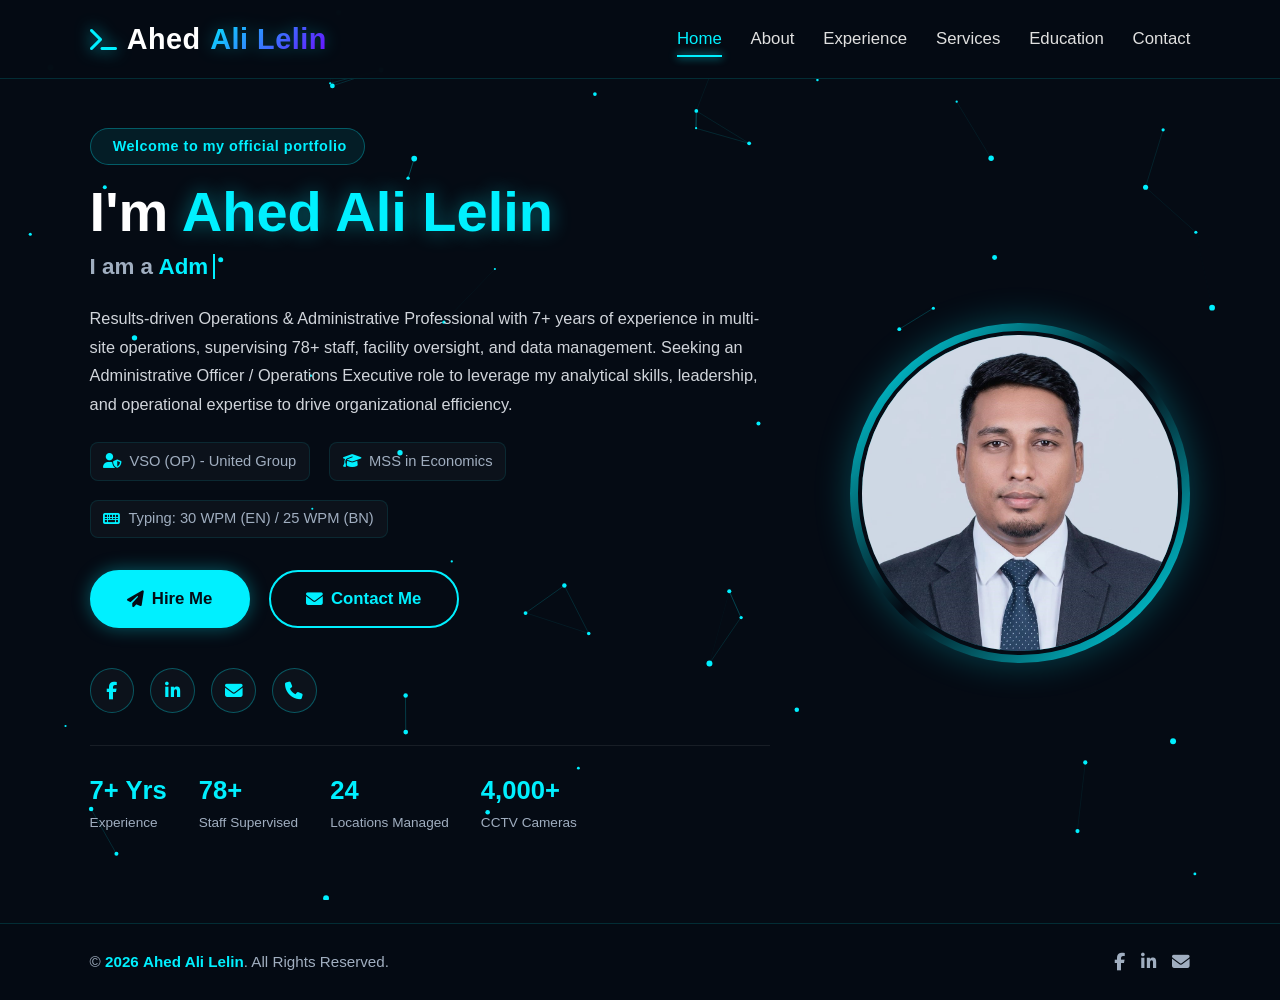
<file: index.html>
<!DOCTYPE html>
<html lang="bn">
<head>
    <meta charset="UTF-8">
    <meta name="viewport" content="width=device-width, initial-scale=1.0">
    <title>Ahad Ali Lelin - Portfolio</title>
    <link rel="stylesheet" href="https://cdnjs.cloudflare.com/ajax/libs/font-awesome/6.4.2/css/all.min.css">
    <style>
        * { margin: 0; padding: 0; box-sizing: border-box; font-family: 'Segoe UI', Tahoma, Geneva, Verdana, sans-serif; }
        body { background-color: #050b14; color: #fff; overflow-x: hidden; line-height: 1.6; display: flex; flex-direction: column; min-height: 100vh; }
        #bg-canvas { position: fixed; top: 0; left: 0; width: 100%; height: 100%; z-index: -1; background-color: #050b14; pointer-events: none; }
        
        .header { 
            position: fixed; 
            top: 0; 
            left: 0; 
            width: 100%; 
            padding: 1rem 7%; 
            background: rgba(5, 11, 20, 0.95); 
            backdrop-filter: blur(12px); 
            display: flex; 
            justify-content: space-between; 
            align-items: center; 
            z-index: 100; 
            border-bottom: 1px solid rgba(0, 240, 255, 0.15); 
        }

        .logo { 
            font-size: 1.8rem; 
            color: #ffffff; 
            text-decoration: none; 
            font-weight: 700; 
            letter-spacing: 0.5px; 
            white-space: nowrap; 
            display: inline-flex;
            align-items: center;
            gap: 0.6rem;
            transition: all 0.3s ease;
        }

        .logo-icon {
            font-size: 1.5rem;
            color: #00f0ff;
            filter: drop-shadow(0 0 8px rgba(0, 240, 255, 0.8));
            transition: transform 0.4s ease;
        }

        .logo-accent {
            background: linear-gradient(135deg, #00f0ff 0%, #7000ff 100%);
            -webkit-background-clip: text;
            -webkit-text-fill-color: transparent;
            filter: drop-shadow(0 0 8px rgba(0, 240, 255, 0.3));
        }

        .logo:hover .logo-icon { transform: rotate(15deg) scale(1.1); }
        
        .navbar { display: flex; align-items: center; gap: 1.8rem; }
        .navbar a { font-size: 1.05rem; color: #e0e0e0; text-decoration: none; font-weight: 500; transition: all 0.3s ease; position: relative; white-space: nowrap; }
        .navbar a::after { content: ''; position: absolute; bottom: -5px; left: 0; width: 0%; height: 2px; background: #00f0ff; transition: 0.3s ease; box-shadow: 0 0 8px #00f0ff; }
        .navbar a:hover::after, .navbar a.active::after { width: 100%; }
        .navbar a:hover, .navbar a.active { color: #00f0ff; }

        section { min-height: calc(100vh - 120px); padding: 8rem 7% 4rem; max-width: 1300px; margin: 0 auto; width: 100%; flex: 1; }
        
        .home { display: flex; align-items: center; justify-content: space-between; gap: 4rem; }
        .home-content { max-width: 680px; }
        .greeting-badge {
            display: inline-block;
            background: rgba(0, 240, 255, 0.08);
            border: 1px solid rgba(0, 240, 255, 0.3);
            color: #00f0ff;
            padding: 0.38rem 1.1rem;
            border-radius: 20px;
            font-size: 0.9rem;
            margin-bottom: 1rem;
            font-weight: 600;
            letter-spacing: 0.5px;
        }

        .home-content h1 { font-size: 3.5rem; font-weight: 800; margin-bottom: 0.4rem; color: #fff; line-height: 1.1; }
        .home-content h1 span { color: #00f0ff; text-shadow: 0 0 20px rgba(0, 240, 255, 0.4); }
        .typing-title { font-size: 1.4rem; font-weight: 600; color: #a0aec0; margin-bottom: 1.2rem; min-height: 2.2rem; }
        .typing-title span { color: #00f0ff; border-right: 2px solid #00f0ff; padding-right: 5px; animation: blink 0.75s infinite; }

        @keyframes blink { 0%, 100% { border-color: transparent; } 50% { border-color: #00f0ff; } }

        .home-content p { font-size: 1.02rem; margin-bottom: 1.5rem; color: #d1d5db; line-height: 1.75; }
        
        .cv-highlights {
            display: flex;
            flex-wrap: wrap;
            gap: 1.2rem;
            margin-bottom: 2rem;
            font-size: 0.92rem;
            color: #a0aec0;
        }
        .cv-item { display: flex; align-items: center; gap: 0.5rem; background: rgba(255,255,255,0.03); padding: 0.4rem 0.8rem; border-radius: 8px; border: 1px solid rgba(0,240,255,0.1); }
        .cv-item i { color: #00f0ff; }

        .btn-group { display: flex; gap: 1.2rem; align-items: center; margin-bottom: 2.5rem; flex-wrap: wrap; }
        .btn { display: inline-flex; align-items: center; gap: 0.5rem; padding: 0.85rem 2.2rem; background: #00f0ff; border-radius: 30px; box-shadow: 0 0 18px rgba(0, 240, 255, 0.35); font-size: 1.05rem; color: #050b14; text-decoration: none; font-weight: 700; transition: 0.3s ease; border: 2px solid #00f0ff; }
        .btn:hover { box-shadow: 0 0 28px #00f0ff; transform: translateY(-2px); }
        .btn-outline { background: transparent; color: #00f0ff; box-shadow: none; }
        .btn-outline:hover { background: rgba(0, 240, 255, 0.1); color: #00f0ff; box-shadow: 0 0 15px rgba(0, 240, 255, 0.2); }

        .social-media { display: flex; gap: 1rem; }
        .social-media a { display: inline-flex; justify-content: center; align-items: center; width: 2.8rem; height: 2.8rem; background: rgba(255, 255, 255, 0.03); border: 1px solid rgba(0, 240, 255, 0.3); border-radius: 50%; font-size: 1.1rem; color: #00f0ff; text-decoration: none; transition: 0.3s ease; }
        .social-media a:hover { background: #00f0ff; color: #050b14; box-shadow: 0 0 20px #00f0ff; transform: translateY(-3px); }
        
        .home-img { position: relative; display: flex; justify-content: center; align-items: center; }
        .img-box { position: relative; width: 340px; height: 340px; border-radius: 50%; padding: 8px; background: linear-gradient(135deg, #00f0ff, transparent, #00f0ff); box-shadow: 0 0 35px rgba(0, 240, 255, 0.25); }
        .img-box img { width: 100%; height: 100%; border-radius: 50%; object-fit: cover; border: 4px solid #050b14; }

        .hero-stats {
            display: flex;
            gap: 2rem;
            margin-top: 2rem;
            padding-top: 1.5rem;
            border-top: 1px solid rgba(255, 255, 255, 0.08);
        }
        .stat-item h3 { font-size: 1.6rem; color: #00f0ff; font-weight: 700; }
        .stat-item p { font-size: 0.85rem; color: #a0aec0; }

        .footer {
            background: rgba(5, 11, 20, 0.95);
            backdrop-filter: blur(12px);
            border-top: 1px solid rgba(0, 240, 255, 0.15);
            padding: 1.5rem 7%;
            text-align: center;
            margin-top: auto;
        }

        .footer-content {
            max-width: 1300px;
            margin: 0 auto;
            display: flex;
            justify-content: space-between;
            align-items: center;
            flex-wrap: wrap;
            gap: 1rem;
        }

        .footer-text { color: #a0aec0; font-size: 0.95rem; }
        .footer-text span { color: #00f0ff; font-weight: 600; }
        .footer-socials { display: flex; gap: 1rem; }
        .footer-socials a { color: #a0aec0; font-size: 1.1rem; transition: all 0.3s ease; }
        .footer-socials a:hover { color: #00f0ff; transform: translateY(-2px); }

        @media (max-width: 991px) { 
            .header { padding: 0.8rem 4%; } 
            section { padding: 6.5rem 4% 3rem; } 
            .home { flex-direction: column-reverse; text-align: center; gap: 3rem; } 
            .btn-group, .social-media, .hero-stats, .cv-highlights { justify-content: center; } 
            .img-box { width: 280px; height: 280px; }
        }

        @media (max-width: 768px) { 
            .header { flex-direction: column; gap: 0.6rem; padding: 0.8rem 3%; }
            .logo { font-size: 1.5rem; }
            .navbar { display: flex !important; width: 100%; overflow-x: auto; white-space: nowrap; justify-content: flex-start; padding-bottom: 0.4rem; gap: 1.2rem; }
            .navbar::-webkit-scrollbar { display: none; }
            .navbar a { font-size: 0.95rem; }
            section { padding-top: 8.5rem; }
            .home-content h1 { font-size: 2.2rem; } 
            .hero-stats { flex-wrap: wrap; gap: 1rem; }
            .footer-content { flex-direction: column; justify-content: center; text-align: center; }
        }
    </style>
</head>
<body>
    <canvas id="bg-canvas"></canvas>

    <header class="header">
        <a href="index.html" class="logo">
            <i class="fa-solid fa-terminal logo-icon"></i> Ahed<span class="logo-accent"> Ali Lelin</span>
        </a>
        
        <nav class="navbar" id="navbar">
            <a href="index.html" class="active">Home</a>
            <a href="about.html">About</a>
            <a href="experience.html">Experience</a>
            <a href="services.html">Services</a>
            <a href="education.html">Education</a>
            <a href="contact.html">Contact</a>
        </nav>
    </header>

    <section class="home">
        <div class="home-content">
            <div class="greeting-badge"><i class="fa-solid fa-sparkles"></i> Welcome to my official portfolio</div>
            <h1>I'm <span>Ahed Ali Lelin</span></h1>
            <div class="typing-title">I am a <span id="typed-text"></span></div>
            
            <p>Results-driven Operations & Administrative Professional with 7+ years of experience in multi-site operations, supervising 78+ staff, facility oversight, and data management. Seeking an Administrative Officer / Operations Executive role to leverage my analytical skills, leadership, and operational expertise to drive organizational efficiency.</p>

            <div class="cv-highlights">
                <div class="cv-item"><i class="fa-solid fa-user-shield"></i> VSO (OP) - United Group</div>
                <div class="cv-item"><i class="fa-solid fa-graduation-cap"></i> MSS in Economics</div>
                <div class="cv-item"><i class="fa-solid fa-keyboard"></i> Typing: 30 WPM (EN) / 25 WPM (BN)</div>
            </div>
            
            <div class="btn-group">
                <a href="contact.html" class="btn"><i class="fa-solid fa-paper-plane"></i> Hire Me</a>
                <a href="contact.html" class="btn btn-outline"><i class="fa-solid fa-envelope"></i> Contact Me</a>
            </div>

            <div class="social-media">
                <a href="https://www.facebook.com/ahedali.co" target="_blank" title="Facebook"><i class="fa-brands fa-facebook-f"></i></a>
                <a href="https://www.linkedin.com/in/ahed-ali-1a391a42a" target="_blank" title="LinkedIn"><i class="fa-brands fa-linkedin-in"></i></a>
                <a href="mailto:lalin1622214@gmail.com" title="Email"><i class="fa-solid fa-envelope"></i></a>
                <a href="tel:01620090273" title="Call"><i class="fa-solid fa-phone"></i></a>
            </div>

            <div class="hero-stats">
                <div class="stat-item">
                    <h3>7+ Yrs</h3>
                    <p>Experience</p>
                </div>
                <div class="stat-item">
                    <h3>78+</h3>
                    <p>Staff Supervised</p>
                </div>
                <div class="stat-item">
                    <h3>24</h3>
                    <p>Locations Managed</p>
                </div>
                <div class="stat-item">
                    <h3>4,000+</h3>
                    <p>CCTV Cameras</p>
                </div>
            </div>
        </div>

        <div class="home-img">
            <div class="img-box">
                <img src="profile.jpg" alt="Ahed Ali Lelin">
            </div>
        </div>
    </section>

    <footer class="footer">
        <div class="footer-content">
            <p class="footer-text">&copy; <span id="year"></span> <span>Ahed Ali Lelin</span>. All Rights Reserved.</p>
            <div class="footer-socials">
                <a href="https://www.facebook.com/ahedali.co" target="_blank"><i class="fa-brands fa-facebook-f"></i></a>
                <a href="https://www.linkedin.com/in/ahed-ali-1a391a42a" target="_blank"><i class="fa-brands fa-linkedin-in"></i></a>
                <a href="mailto:lalin1622214@gmail.com"><i class="fa-solid fa-envelope"></i></a>
            </div>
        </div>
    </footer>

    <script>
        document.getElementById('year').textContent = new Date().getFullYear();

        const textArray = [
            "Administrative Officer",
            "Operations Executive",
            "Surveillance Officer",
            "Operations & Admin Specialist",
            "Central Control Room Expert",
            "Data & Advanced Excel Analyst",
            "Modern Web Designer",
            "Graphic & Video Creator"
        ];
        let textIndex = 0;
        let charIndex = 0;
        const typedTextSpan = document.getElementById("typed-text");

        function type() {
            if (charIndex < textArray[textIndex].length) {
                typedTextSpan.textContent += textArray[textIndex].charAt(charIndex);
                charIndex++;
                setTimeout(type, 100);
            } else {
                setTimeout(erase, 2000);
            }
        }

        function erase() {
            if (charIndex > 0) {
                typedTextSpan.textContent = textArray[textIndex].substring(0, charIndex - 1);
                charIndex--;
                setTimeout(erase, 50);
            } else {
                textIndex = (textIndex + 1) % textArray.length;
                setTimeout(type, 500);
            }
        }

        document.addEventListener("DOMContentLoaded", () => {
            if (textArray.length) setTimeout(type, 1000);
        });

        // Background Particles Canvas
        const canvas = document.getElementById('bg-canvas');
        const ctx = canvas.getContext('2d');
        let particlesArray = [];
        const numberOfParticles = 60;

        function resizeCanvas() { 
            canvas.width = window.innerWidth; 
            canvas.height = window.innerHeight; 
        }
        resizeCanvas();

        window.addEventListener('resize', () => {
            resizeCanvas();
            init();
        });

        class Particle {
            constructor() {
                this.x = Math.random() * canvas.width;
                this.y = Math.random() * canvas.height;
                this.size = Math.random() * 2 + 1;
                this.speedX = (Math.random() - 0.5) * 0.5;
                this.speedY = (Math.random() - 0.5) * 0.5;
                this.color = '#00f0ff';
            }
            update() {
                this.x += this.speedX; 
                this.y += this.speedY;
                if (this.x > canvas.width) this.x = 0; 
                if (this.x < 0) this.x = canvas.width;
                if (this.y > canvas.height) this.y = 0; 
                if (this.y < 0) this.y = canvas.height;
            }
            draw() {
                ctx.beginPath(); 
                ctx.arc(this.x, this.y, this.size, 0, Math.PI * 2);
                ctx.fillStyle = this.color; 
                ctx.fill();
            }
        }

        function init() { 
            particlesArray = []; 
            for (let i = 0; i < numberOfParticles; i++) { 
                particlesArray.push(new Particle()); 
            } 
        }

        function animate() { 
            ctx.clearRect(0, 0, canvas.width, canvas.height); 
            for (let i = 0; i < particlesArray.length; i++) { 
                particlesArray[i].update(); 
                particlesArray[i].draw(); 

                for (let j = i; j < particlesArray.length; j++) {
                    const dx = particlesArray[i].x - particlesArray[j].x;
                    const dy = particlesArray[i].y - particlesArray[j].y;
                    const distance = Math.sqrt(dx * dx + dy * dy);
                    
                    if (distance < 100) {
                        ctx.beginPath();
                        ctx.strokeStyle = `rgba(0, 240, 255, ${0.8 - distance/100})`;
                        ctx.lineWidth = 0.5;
                        ctx.moveTo(particlesArray[i].x, particlesArray[i].y);
                        ctx.lineTo(particlesArray[j].x, particlesArray[j].y);
                        ctx.stroke();
                    }
                }
            } 
            requestAnimationFrame(animate); 
        }

        init(); 
        animate();
    </script>
</body>
</html>
</file>
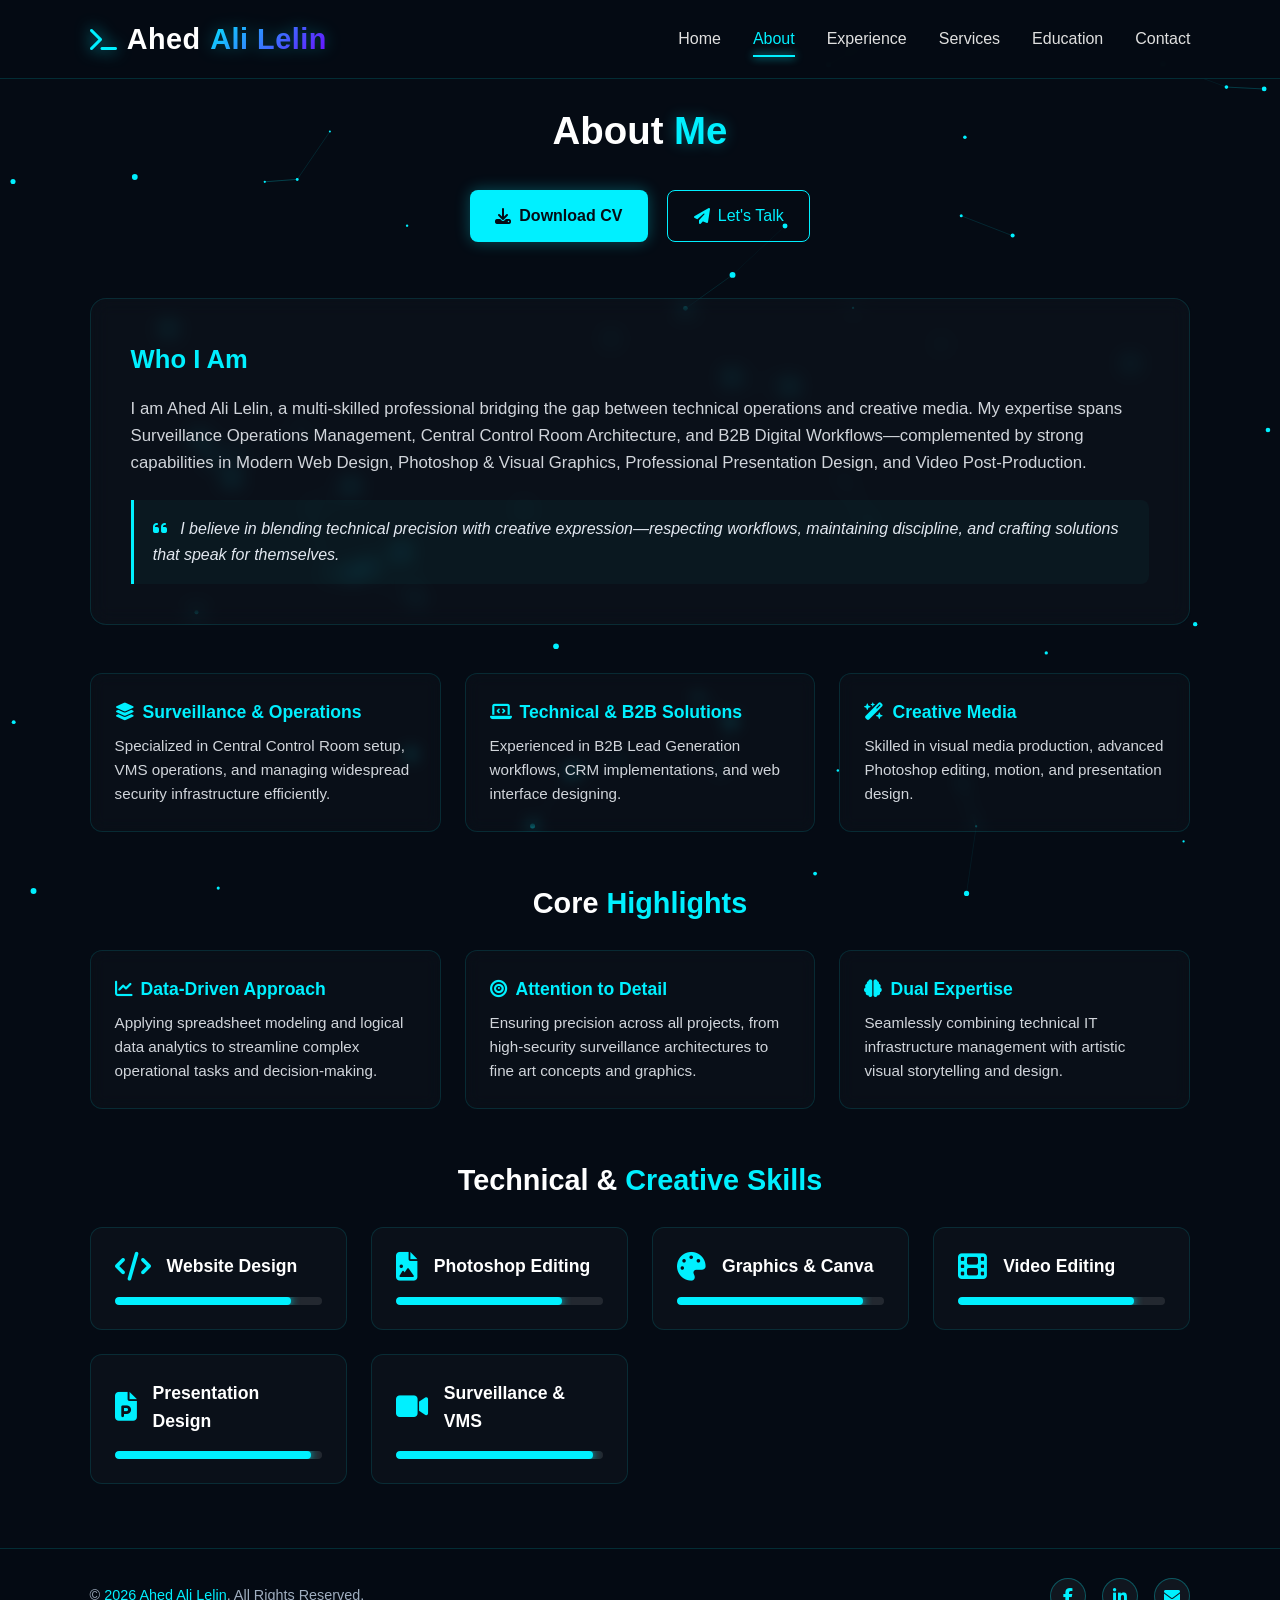
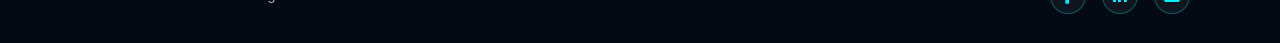
<file: about.html>
<!DOCTYPE html>
<html lang="bn">
<head>
    <meta charset="UTF-8">
    <meta name="viewport" content="width=device-width, initial-scale=1.0">
    <title>About - Ahed Ali Lelin</title>
    <!-- Font Awesome Icons -->
    <link rel="stylesheet" href="https://cdnjs.cloudflare.com/ajax/libs/font-awesome/6.4.2/css/all.min.css">
    <style>
        * { margin: 0; padding: 0; box-sizing: border-box; font-family: 'Segoe UI', Tahoma, Geneva, Verdana, sans-serif; }
        body { background-color: #050b14; color: #fff; overflow-x: hidden; line-height: 1.6; }
        #bg-canvas { position: fixed; top: 0; left: 0; width: 100%; height: 100%; z-index: -1; background-color: #050b14; pointer-events: none; }
        
        /* Fixed Header Nav */
        .header { position: fixed; top: 0; left: 0; width: 100%; padding: 1rem 7%; background: rgba(5, 11, 20, 0.95); backdrop-filter: blur(12px); display: flex; justify-content: space-between; align-items: center; z-index: 1000; border-bottom: 1px solid rgba(0, 240, 255, 0.15); }
        
        /* Logo Style */
        .logo {
            font-size: 1.8rem;
            color: #ffffff;
            text-decoration: none;
            font-weight: 700;
            letter-spacing: 0.5px;
            display: inline-flex;
            align-items: center;
            gap: 0.6rem;
            transition: all 0.3s ease;
        }

        .logo-icon {
            font-size: 1.5rem;
            color: #00f0ff;
            filter: drop-shadow(0 0 8px rgba(0, 240, 255, 0.8));
            transition: transform 0.4s ease, color 0.4s ease;
        }

        .logo-accent {
            background: linear-gradient(135deg, #00f0ff 0%, #7000ff 100%);
            -webkit-background-clip: text;
            -webkit-text-fill-color: transparent;
            filter: drop-shadow(0 0 8px rgba(0, 240, 255, 0.3));
        }

        .logo:hover .logo-icon {
            transform: rotate(15deg) scale(1.1);
        }

        .navbar { display: flex; align-items: center; gap: 2rem; }
        .navbar a { font-size: 1rem; color: #e0e0e0; text-decoration: none; font-weight: 500; transition: all 0.3s ease; position: relative; }
        .navbar a::after { content: ''; position: absolute; bottom: -5px; left: 0; width: 0%; height: 2px; background: #00f0ff; transition: 0.3s ease; box-shadow: 0 0 8px #00f0ff; }
        .navbar a:hover::after, .navbar a.active::after { width: 100%; }
        .navbar a:hover, .navbar a.active { color: #00f0ff; }
        
        #menu-icon {
            font-size: 1.8rem;
            color: #00f0ff;
            cursor: pointer;
            display: none;
            transition: transform 0.3s ease;
        }
        
        /* Main Section Area */
        .main-content { 
            padding-top: 100px; 
            padding-bottom: 4rem; 
            padding-left: 7%; 
            padding-right: 7%; 
            max-width: 1300px; 
            margin: 0 auto; 
            position: relative;
            z-index: 1;
        }
        .heading { font-size: 2.4rem; text-align: center; margin-bottom: 1.8rem; font-weight: 700; }
        .heading span { color: #00f0ff; text-shadow: 0 0 15px rgba(0, 240, 255, 0.3); }

        /* CTA Buttons Style */
        .cta-buttons { display: flex; gap: 1.2rem; justify-content: center; margin-bottom: 3.5rem; }
        .btn-cv { background: #00f0ff; color: #050b14; padding: 0.75rem 1.6rem; border-radius: 8px; font-weight: 600; text-decoration: none; box-shadow: 0 0 15px rgba(0, 240, 255, 0.3); transition: all 0.3s ease; display: inline-flex; align-items: center; gap: 0.5rem; }
        .btn-cv:hover { transform: translateY(-3px); box-shadow: 0 0 25px rgba(0, 240, 255, 0.6); }
        .btn-talk { border: 1px solid #00f0ff; color: #00f0ff; padding: 0.75rem 1.6rem; border-radius: 8px; font-weight: 500; text-decoration: none; transition: all 0.3s ease; display: inline-flex; align-items: center; gap: 0.5rem; }
        .btn-talk:hover { background: rgba(0, 240, 255, 0.1); transform: translateY(-3px); box-shadow: 0 0 15px rgba(0, 240, 255, 0.2); }

        .about-content {
            background: rgba(255, 255, 255, 0.025);
            backdrop-filter: blur(10px);
            border: 1px solid rgba(0, 240, 255, 0.12);
            border-radius: 16px;
            padding: 2.5rem;
            margin-bottom: 3rem;
        }

        .about-content h3 { font-size: 1.6rem; color: #00f0ff; margin-bottom: 1rem; }
        .about-content p { color: #d1d5db; font-size: 1.05rem; margin-bottom: 1rem; }

        .philosophy-quote {
            margin-top: 1.5rem;
            padding: 1rem 1.2rem;
            border-left: 3px solid #00f0ff;
            background: rgba(0, 240, 255, 0.03);
            border-radius: 0 8px 8px 0;
            font-style: italic;
            color: #e2e8f0;
        }

        .info-grid {
            display: grid;
            grid-template-columns: repeat(auto-fit, minmax(280px, 1fr));
            gap: 1.5rem;
            margin-bottom: 3rem;
        }

        .info-box {
            background: rgba(255, 255, 255, 0.02);
            border: 1px solid rgba(0, 240, 255, 0.12);
            padding: 1.5rem;
            border-radius: 12px;
            backdrop-filter: blur(8px);
            transition: all 0.3s ease;
        }

        .info-box:hover {
            border-color: rgba(0, 240, 255, 0.4);
            transform: translateY(-3px);
        }

        .info-box h4 {
            color: #00f0ff;
            font-size: 1.1rem;
            margin-bottom: 0.5rem;
            display: flex;
            align-items: center;
            gap: 0.5rem;
        }

        .info-box p {
            color: #d1d5db;
            font-size: 0.95rem;
        }

        .skills-heading { font-size: 1.8rem; margin: 3rem 0 1.5rem; text-align: center; color: #fff; }
        .skills-heading span { color: #00f0ff; }

        .skills-grid {
            display: grid;
            grid-template-columns: repeat(auto-fit, minmax(250px, 1fr));
            gap: 1.5rem;
        }

        .skill-card {
            background: rgba(255, 255, 255, 0.025);
            border: 1px solid rgba(0, 240, 255, 0.12);
            padding: 1.5rem;
            border-radius: 12px;
            transition: all 0.4s ease;
        }

        .skill-card:hover {
            border-color: #00f0ff;
            transform: translateY(-5px);
            box-shadow: 0 10px 25px rgba(0, 240, 255, 0.15);
            background: rgba(0, 240, 255, 0.03);
        }

        .skill-card-header {
            display: flex;
            align-items: center;
            gap: 1rem;
            margin-bottom: 1rem;
        }

        .skill-card-header i {
            font-size: 1.8rem;
            color: #00f0ff;
        }

        .skill-card-header h4 {
            font-size: 1.1rem;
            color: #fff;
        }

        .progress-bar {
            width: 100%;
            height: 8px;
            background: rgba(255, 255, 255, 0.1);
            border-radius: 10px;
            overflow: hidden;
        }

        .progress {
            height: 100%;
            background: #00f0ff;
            box-shadow: 0 0 10px #00f0ff;
            border-radius: 10px;
        }

        .footer { 
            background: rgba(5, 11, 20, 0.95); 
            border-top: 1px solid rgba(0, 240, 255, 0.15); 
            padding: 1.8rem 7%; 
            position: relative;
            z-index: 1;
        }
        
        .footer-content { 
            display: flex; 
            justify-content: space-between; 
            align-items: center; 
            max-width: 1300px; 
            margin: 0 auto; 
            flex-wrap: wrap; 
            gap: 1rem; 
        }
        
        .footer-text { color: #a0aec0; font-size: 0.9rem; }
        .footer-text span { color: #00f0ff; }
        
        .footer-socials { display: flex; gap: 1rem; }
        .footer-socials a { 
            display: inline-flex; 
            justify-content: center; 
            align-items: center; 
            width: 36px; 
            height: 36px; 
            background: rgba(255, 255, 255, 0.05); 
            border: 1px solid rgba(0, 240, 255, 0.3); 
            border-radius: 50%; 
            color: #00f0ff; 
            font-size: 1rem; 
            text-decoration: none; 
            transition: all 0.3s ease; 
        }
        
        .footer-socials a:hover { 
            background: #00f0ff; 
            color: #050b14; 
            box-shadow: 0 0 10px #00f0ff; 
        }

        @media (max-width: 991px) { 
            .header { padding: 1rem 4%; } 
            .main-content { padding-left: 5%; padding-right: 5%; }
            .footer { padding: 1.8rem 4%; }
        }
        @media (max-width: 768px) { 
            #menu-icon { display: block; }
            .navbar { 
                position: absolute;
                top: 100%;
                left: 0;
                width: 100%;
                padding: 1.5rem 4%;
                background: rgba(5, 11, 20, 0.95);
                backdrop-filter: blur(15px);
                border-bottom: 1px solid rgba(0, 240, 255, 0.2);
                flex-direction: column;
                align-items: flex-start;
                gap: 1.5rem;
                display: none;
                box-shadow: 0 10px 20px rgba(0,0,0,0.5);
            } 
            .navbar.active { display: flex; }
            .main-content { padding-top: 90px; }
            .footer-content { flex-direction: column; text-align: center; } 
        }
    </style>
</head>
<body>
    <canvas id="bg-canvas"></canvas>

    <!-- Navigation Header -->
    <header class="header">
        <a href="index.html" class="logo">
            <i class="fa-solid fa-terminal logo-icon"></i> Ahed<span class="logo-accent"> Ali Lelin</span>
        </a>
        <i class="fa-solid fa-bars" id="menu-icon"></i>
        <nav class="navbar" id="navbar">
            <a href="index.html">Home</a>
            <a href="about.html" class="active">About</a>
            <a href="experience.html">Experience</a>
            <a href="services.html">Services</a>
            <a href="education.html">Education</a>
            <a href="contact.html">Contact</a>
        </nav>
    </header>

    <!-- Main Content -->
    <main class="main-content">
        <h2 class="heading">About <span>Me</span></h2>

        <!-- CTA Buttons -->
        <div class="cta-buttons">
            <a href="Ahed_Ali_Lelin_CV.pdf" download="Ahed_Ali_Lelin_CV.pdf" class="btn-cv"><i class="fa-solid fa-download"></i> Download CV</a>
            <a href="contact.html" class="btn-talk"><i class="fa-solid fa-paper-plane"></i> Let's Talk</a>
        </div>

        <!-- Who I Am & Philosophy -->
        <div class="about-content">
            <h3>Who I Am</h3>
            <p>I am Ahed Ali Lelin, a multi-skilled professional bridging the gap between technical operations and creative media. My expertise spans Surveillance Operations Management, Central Control Room Architecture, and B2B Digital Workflows—complemented by strong capabilities in Modern Web Design, Photoshop & Visual Graphics, Professional Presentation Design, and Video Post-Production.</p>
            
            <div class="philosophy-quote">
                <i class="fa-solid fa-quote-left" style="color: #00f0ff; margin-right: 0.5rem;"></i>
                I believe in blending technical precision with creative expression—respecting workflows, maintaining discipline, and crafting solutions that speak for themselves.
            </div>
        </div>

        <!-- Info Grid -->
        <div class="info-grid">
            <div class="info-box">
                <h4><i class="fa-solid fa-layer-group"></i> Surveillance & Operations</h4>
                <p>Specialized in Central Control Room setup, VMS operations, and managing widespread security infrastructure efficiently.</p>
            </div>
            <div class="info-box">
                <h4><i class="fa-solid fa-laptop-code"></i> Technical & B2B Solutions</h4>
                <p>Experienced in B2B Lead Generation workflows, CRM implementations, and web interface designing.</p>
            </div>
            <div class="info-box">
                <h4><i class="fa-solid fa-wand-magic-sparkles"></i> Creative Media</h4>
                <p>Skilled in visual media production, advanced Photoshop editing, motion, and presentation design.</p>
            </div>
        </div>

        <!-- Core Highlights -->
        <h3 class="skills-heading">Core <span>Highlights</span></h3>

        <div class="info-grid">
            <div class="info-box">
                <h4><i class="fa-solid fa-chart-line"></i> Data-Driven Approach</h4>
                <p>Applying spreadsheet modeling and logical data analytics to streamline complex operational tasks and decision-making.</p>
            </div>
            <div class="info-box">
                <h4><i class="fa-solid fa-bullseye"></i> Attention to Detail</h4>
                <p>Ensuring precision across all projects, from high-security surveillance architectures to fine art concepts and graphics.</p>
            </div>
            <div class="info-box">
                <h4><i class="fa-solid fa-brain"></i> Dual Expertise</h4>
                <p>Seamlessly combining technical IT infrastructure management with artistic visual storytelling and design.</p>
            </div>
        </div>

        <!-- Technical Skills -->
        <h3 class="skills-heading">Technical & <span>Creative Skills</span></h3>

        <div class="skills-grid">
            <div class="skill-card">
                <div class="skill-card-header">
                    <i class="fa-solid fa-code"></i>
                    <h4>Website Design</h4>
                </div>
                <div class="progress-bar"><div class="progress" style="width: 85%;"></div></div>
            </div>

            <div class="skill-card">
                <div class="skill-card-header">
                    <i class="fa-solid fa-file-image"></i>
                    <h4>Photoshop Editing</h4>
                </div>
                <div class="progress-bar"><div class="progress" style="width: 80%;"></div></div>
            </div>

            <div class="skill-card">
                <div class="skill-card-header">
                    <i class="fa-solid fa-palette"></i>
                    <h4>Graphics & Canva</h4>
                </div>
                <div class="progress-bar"><div class="progress" style="width: 90%;"></div></div>
            </div>

            <div class="skill-card">
                <div class="skill-card-header">
                    <i class="fa-solid fa-film"></i>
                    <h4>Video Editing</h4>
                </div>
                <div class="progress-bar"><div class="progress" style="width: 85%;"></div></div>
            </div>

            <div class="skill-card">
                <div class="skill-card-header">
                    <i class="fa-solid fa-file-powerpoint"></i>
                    <h4>Presentation Design</h4>
                </div>
                <div class="progress-bar"><div class="progress" style="width: 95%;"></div></div>
            </div>

            <div class="skill-card">
                <div class="skill-card-header">
                    <i class="fa-solid fa-video"></i>
                    <h4>Surveillance & VMS</h4>
                </div>
                <div class="progress-bar"><div class="progress" style="width: 95%;"></div></div>
            </div>
        </div>
    </main>

    <!-- Footer Section -->
    <footer class="footer">
        <div class="footer-content">
            <p class="footer-text">&copy; <span id="year"></span> <span>Ahed Ali Lelin</span>. All Rights Reserved.</p>
            <div class="footer-socials">
                <a href="https://www.facebook.com/ahedali.co" target="_blank" rel="noopener noreferrer" aria-label="Facebook"><i class="fa-brands fa-facebook-f"></i></a>
                <a href="https://www.linkedin.com/in/ahed-ali-1a391a42a" target="_blank" rel="noopener noreferrer" aria-label="LinkedIn"><i class="fa-brands fa-linkedin-in"></i></a>
                <a href="mailto:lalin1622214@gmail.com" aria-label="Email"><i class="fa-solid fa-envelope"></i></a>
            </div>
        </div>
    </footer>

    <!-- JavaScript Scripts -->
    <script>
        document.getElementById('year').textContent = new Date().getFullYear();

        /* Mobile Navigation Toggle */
        const menuIcon = document.getElementById('menu-icon');
        const navbar = document.getElementById('navbar');
        menuIcon.addEventListener('click', () => {
            navbar.classList.toggle('active');
            menuIcon.classList.toggle('fa-xmark');
        });

        /* Canvas Background Animation */
        const canvas = document.getElementById('bg-canvas');
        const ctx = canvas.getContext('2d');
        let particlesArray = [];
        const numberOfParticles = 60;

        function resizeCanvas() { canvas.width = window.innerWidth; canvas.height = window.innerHeight; }
        resizeCanvas();
        window.addEventListener('resize', () => { resizeCanvas(); init(); });

        class Particle {
            constructor() {
                this.x = Math.random() * canvas.width;
                this.y = Math.random() * canvas.height;
                this.size = Math.random() * 2 + 1;
                this.speedX = (Math.random() - 0.5) * 0.5;
                this.speedY = (Math.random() - 0.5) * 0.5;
                this.color = '#00f0ff';
            }
            update() {
                this.x += this.speedX; this.y += this.speedY;
                if (this.x > canvas.width) this.x = 0; if (this.x < 0) this.x = canvas.width;
                if (this.y > canvas.height) this.y = 0; if (this.y < 0) this.y = canvas.height;
            }
            draw() {
                ctx.beginPath(); ctx.arc(this.x, this.y, this.size, 0, Math.PI * 2);
                ctx.fillStyle = this.color; ctx.fill();
            }
        }

        function init() { 
            particlesArray = []; 
            for (let i = 0; i < numberOfParticles; i++) { particlesArray.push(new Particle()); } 
        }

        function animate() { 
            ctx.clearRect(0, 0, canvas.width, canvas.height); 
            for (let i = 0; i < particlesArray.length; i++) { 
                particlesArray[i].update(); 
                particlesArray[i].draw(); 
                for (let j = i; j < particlesArray.length; j++) {
                    const dx = particlesArray[i].x - particlesArray[j].x;
                    const dy = particlesArray[i].y - particlesArray[j].y;
                    const distance = Math.sqrt(dx * dx + dy * dy);
                    if (distance < 100) {
                        ctx.beginPath();
                        ctx.strokeStyle = `rgba(0, 240, 255, ${0.8 - distance/100})`;
                        ctx.lineWidth = 0.5;
                        ctx.moveTo(particlesArray[i].x, particlesArray[i].y);
                        ctx.lineTo(particlesArray[j].x, particlesArray[j].y);
                        ctx.stroke();
                    }
                }
            } 
            requestAnimationFrame(animate); 
        }
        init(); 
        animate();
    </script>
</body>
</html>
</file>
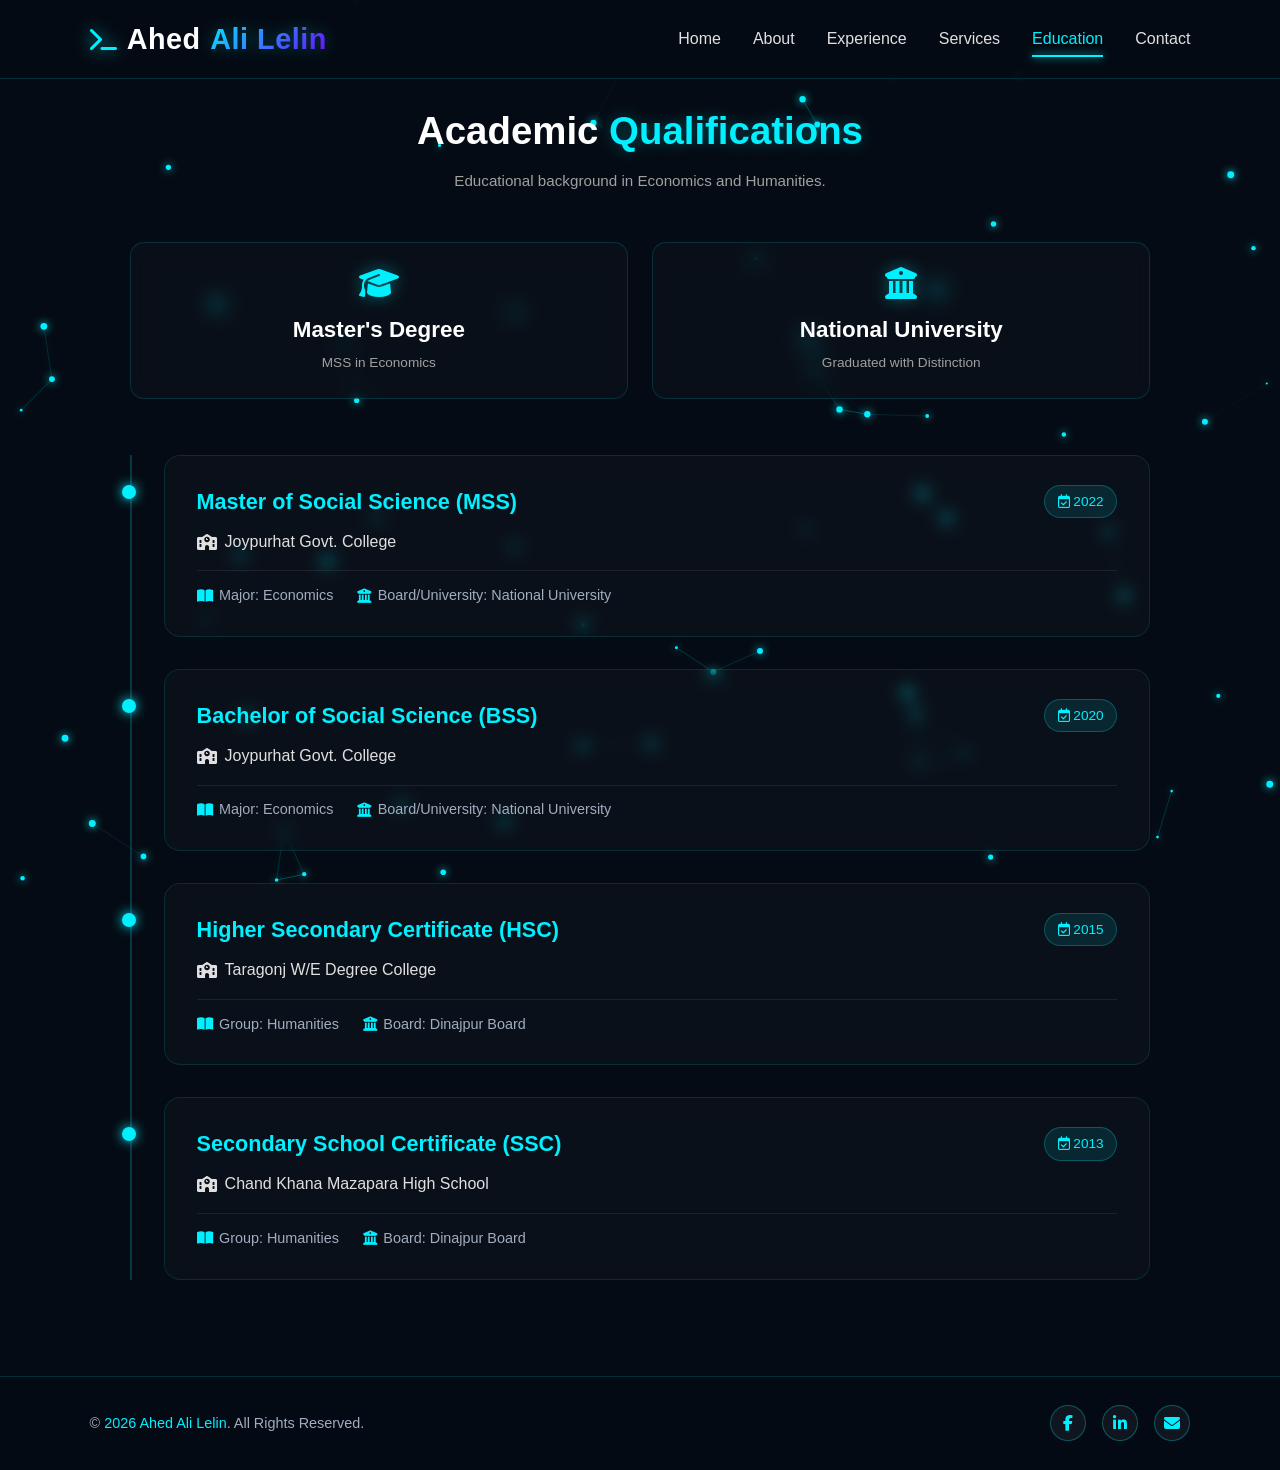
<file: education.html>
<!DOCTYPE html>
<html lang="bn">
<head>
    <meta charset="UTF-8">
    <meta name="viewport" content="width=device-width, initial-scale=1.0">
    <title>Education - Ahed Ali Lelin</title>
    <link rel="stylesheet" href="https://cdnjs.cloudflare.com/ajax/libs/font-awesome/6.4.2/css/all.min.css">
    <style>
        * { margin: 0; padding: 0; box-sizing: border-box; font-family: 'Segoe UI', Tahoma, Geneva, Verdana, sans-serif; }
        body { background-color: #050b14; color: #fff; overflow-x: hidden; line-height: 1.6; }
        #bg-canvas { position: fixed; top: 0; left: 0; width: 100%; height: 100%; z-index: -1; background-color: #050b14; pointer-events: none; }
        
        /* Fixed Header Nav */
        .header { position: fixed; top: 0; left: 0; width: 100%; padding: 1rem 7%; background: rgba(5, 11, 20, 0.95); backdrop-filter: blur(12px); display: flex; justify-content: space-between; align-items: center; z-index: 1000; border-bottom: 1px solid rgba(0, 240, 255, 0.15); }
        
        /* Dynamic Neon Logo Style */
        .logo {
            font-size: 1.8rem;
            color: #ffffff;
            text-decoration: none;
            font-weight: 700;
            letter-spacing: 0.5px;
            display: inline-flex;
            align-items: center;
            gap: 0.6rem;
            transition: all 0.3s ease;
        }

        .logo-icon {
            font-size: 1.5rem;
            color: #00f0ff;
            filter: drop-shadow(0 0 8px rgba(0, 240, 255, 0.8));
            transition: transform 0.4s ease, color 0.4s ease;
        }

        .logo-accent {
            background: linear-gradient(135deg, #00f0ff 0%, #7000ff 100%);
            -webkit-background-clip: text;
            -webkit-text-fill-color: transparent;
            filter: drop-shadow(0 0 8px rgba(0, 240, 255, 0.3));
        }

        .logo:hover .logo-icon {
            transform: rotate(15deg) scale(1.1);
        }

        .navbar { display: flex; align-items: center; gap: 2rem; }
        .navbar a { font-size: 1rem; color: #e0e0e0; text-decoration: none; font-weight: 500; transition: all 0.3s ease; position: relative; }
        .navbar a::after { content: ''; position: absolute; bottom: -5px; left: 0; width: 0%; height: 2px; background: #00f0ff; transition: 0.3s ease; box-shadow: 0 0 8px #00f0ff; }
        .navbar a:hover::after, .navbar a.active::after { width: 100%; }
        .navbar a:hover, .navbar a.active { color: #00f0ff; }
        
        /* Mobile Menu Icon */
        #menu-icon {
            font-size: 1.8rem;
            color: #00f0ff;
            cursor: pointer;
            display: none;
            transition: transform 0.3s ease;
        }
        
        /* Main Section Area */
        .main-content { 
            padding-top: 100px; 
            padding-bottom: 4rem; 
            padding-left: 7%; 
            padding-right: 7%; 
            max-width: 1200px; 
            margin: 0 auto; 
            position: relative;
            z-index: 1;
        }
        .heading { font-size: 2.4rem; text-align: center; margin-bottom: 0.5rem; font-weight: 700; }
        .heading span { color: #00f0ff; text-shadow: 0 0 15px rgba(0, 240, 255, 0.3); }
        .sub-heading { text-align: center; color: #a0a0a0; font-size: 0.95rem; margin-bottom: 3rem; }

        /* Stats Dashboard Bar */
        .edu-stats {
            display: grid;
            grid-template-columns: repeat(auto-fit, minmax(220px, 1fr));
            gap: 1.5rem;
            margin-bottom: 3.5rem;
        }
        .stat-card {
            background: rgba(255, 255, 255, 0.02);
            backdrop-filter: blur(10px);
            border: 1px solid rgba(0, 240, 255, 0.15);
            padding: 1.5rem;
            border-radius: 14px;
            text-align: center;
            transition: 0.3s ease;
        }
        .stat-card:hover { border-color: #00f0ff; transform: translateY(-3px); box-shadow: 0 5px 20px rgba(0, 240, 255, 0.1); }
        .stat-card i { font-size: 2rem; color: #00f0ff; margin-bottom: 0.8rem; filter: drop-shadow(0 0 8px rgba(0, 240, 255, 0.4)); }
        .stat-card h4 { font-size: 1.4rem; color: #fff; font-weight: 700; margin-bottom: 0.3rem; }
        .stat-card p { font-size: 0.85rem; color: #a0a0a0; }

        /* Modern Timeline Layout */
        .timeline {
            position: relative;
            padding-left: 2rem;
            border-left: 2px solid rgba(0, 240, 255, 0.2);
        }
        
        .edu-card {
            position: relative;
            background: rgba(255, 255, 255, 0.025);
            border-radius: 16px;
            padding: 1.8rem 2rem;
            margin-bottom: 2rem;
            border: 1px solid rgba(0, 240, 255, 0.12);
            backdrop-filter: blur(8px);
            transition: 0.3s ease;
        }
        
        /* Timeline Node Dot */
        .edu-card::before {
            content: '';
            position: absolute;
            left: -2.65rem;
            top: 1.8rem;
            width: 14px;
            height: 14px;
            border-radius: 50%;
            background: #00f0ff;
            box-shadow: 0 0 12px #00f0ff;
        }

        .edu-card:hover {
            border-color: rgba(0, 240, 255, 0.4);
            box-shadow: 0 8px 30px rgba(0, 240, 255, 0.08);
            transform: translateX(5px);
        }

        .card-header {
            display: flex;
            justify-content: space-between;
            align-items: flex-start;
            flex-wrap: wrap;
            gap: 0.5rem;
            margin-bottom: 0.6rem;
        }

        .edu-card h3 { font-size: 1.35rem; color: #00f0ff; }
        
        .badge-year {
            background: rgba(0, 240, 255, 0.1);
            color: #00f0ff;
            padding: 0.3rem 0.8rem;
            border-radius: 20px;
            font-size: 0.85rem;
            border: 1px solid rgba(0, 240, 255, 0.25);
            font-weight: 500;
        }

        .edu-card .institute { 
            font-size: 1rem; 
            color: #e0e0e0; 
            margin-bottom: 1rem; 
            font-weight: 500;
            display: flex;
            align-items: center;
            gap: 0.5rem;
        }

        .edu-card .details {
            display: flex;
            flex-wrap: wrap;
            gap: 1.5rem;
            padding-top: 0.8rem;
            border-top: 1px solid rgba(255, 255, 255, 0.08);
            color: #a0aec0;
            font-size: 0.9rem;
        }

        .edu-card .details span {
            display: flex;
            align-items: center;
            gap: 0.4rem;
        }

        .edu-card .details i { color: #00f0ff; }

        /* Footer Section */
        .footer { 
            background: rgba(5, 11, 20, 0.95); 
            border-top: 1px solid rgba(0, 240, 255, 0.15); 
            padding: 1.8rem 7%; 
            position: relative;
            z-index: 1;
        }
        
        .footer-content { 
            display: flex; 
            justify-content: space-between; 
            align-items: center; 
            max-width: 1200px; 
            margin: 0 auto; 
            flex-wrap: wrap; 
            gap: 1rem; 
        }
        
        .footer-text { color: #a0aec0; font-size: 0.9rem; }
        .footer-text span { color: #00f0ff; }
        
        .footer-socials { display: flex; gap: 1rem; }
        .footer-socials a { 
            display: inline-flex; 
            justify-content: center; 
            align-items: center; 
            width: 36px; 
            height: 36px; 
            background: rgba(255, 255, 255, 0.05); 
            border: 1px solid rgba(0, 240, 255, 0.3); 
            border-radius: 50%; 
            color: #00f0ff; 
            font-size: 1rem; 
            text-decoration: none; 
            transition: all 0.3s ease; 
        }
        
        .footer-socials a:hover { 
            background: #00f0ff; 
            color: #050b14; 
            box-shadow: 0 0 10px #00f0ff; 
        }

        /* Responsive Breakpoints */
        @media (max-width: 991px) { 
            .header { padding: 1rem 4%; } 
            .main-content { padding-left: 5%; padding-right: 5%; }
            .timeline { padding-left: 1.5rem; }
            .edu-card::before { left: -2.15rem; }
            .footer { padding: 1.8rem 4%; }
        }
        @media (max-width: 768px) { 
            #menu-icon { display: block; }

            .navbar { 
                position: absolute;
                top: 100%;
                left: 0;
                width: 100%;
                padding: 1.5rem 4%;
                background: rgba(5, 11, 20, 0.95);
                backdrop-filter: blur(15px);
                border-bottom: 1px solid rgba(0, 240, 255, 0.2);
                flex-direction: column;
                align-items: flex-start;
                gap: 1.5rem;
                display: none;
                box-shadow: 0 10px 20px rgba(0,0,0,0.5);
            } 

            .navbar.active { display: flex; }
            .card-header { flex-direction: column; }
            .main-content { padding-top: 90px; }
            .footer-content { flex-direction: column; text-align: center; } 
        }
    </style>
</head>
<body>
    <canvas id="bg-canvas"></canvas>

    <header class="header">
        <a href="index.html" class="logo">
            <i class="fa-solid fa-terminal logo-icon"></i> Ahed<span class="logo-accent"> Ali Lelin</span>
        </a>
        <i class="fa-solid fa-bars" id="menu-icon"></i>
        <nav class="navbar" id="navbar">
            <a href="index.html">Home</a>
            <a href="about.html">About</a>
            <a href="experience.html">Experience</a>
            <a href="services.html">Services</a>
            <a href="education.html" class="active">Education</a>
            <a href="contact.html">Contact</a>
        </nav>
    </header>

    <main class="main-content">
        <h2 class="heading">Academic <span>Qualifications</span></h2>
        <p class="sub-heading">Educational background in Economics and Humanities.</p>

        <div class="edu-stats">
            <div class="stat-card">
                <i class="fa-solid fa-graduation-cap"></i>
                <h4>Master's Degree</h4>
                <p>MSS in Economics</p>
            </div>
            <div class="stat-card">
                <i class="fa-solid fa-university"></i>
                <h4>National University</h4>
                <p>Graduated with Distinction</p>
            </div>
        </div>
        
        <div class="timeline">
            
            <div class="edu-card">
                <div class="card-header">
                    <h3>Master of Social Science (MSS)</h3>
                    <span class="badge-year"><i class="fa-regular fa-calendar-check"></i> 2022</span>
                </div>
                <div class="institute"><i class="fa-solid fa-school"></i> Joypurhat Govt. College</div>
                <div class="details">
                    <span><i class="fa-solid fa-book-open"></i> Major: Economics</span>
                    <span><i class="fa-solid fa-building-columns"></i> Board/University: National University</span>
                </div>
            </div>

            <div class="edu-card">
                <div class="card-header">
                    <h3>Bachelor of Social Science (BSS)</h3>
                    <span class="badge-year"><i class="fa-regular fa-calendar-check"></i> 2020</span>
                </div>
                <div class="institute"><i class="fa-solid fa-school"></i> Joypurhat Govt. College</div>
                <div class="details">
                    <span><i class="fa-solid fa-book-open"></i> Major: Economics</span>
                    <span><i class="fa-solid fa-building-columns"></i> Board/University: National University</span>
                </div>
            </div>

            <div class="edu-card">
                <div class="card-header">
                    <h3>Higher Secondary Certificate (HSC)</h3>
                    <span class="badge-year"><i class="fa-regular fa-calendar-check"></i> 2015</span>
                </div>
                <div class="institute"><i class="fa-solid fa-school"></i> Taragonj W/E Degree College</div>
                <div class="details">
                    <span><i class="fa-solid fa-book-open"></i> Group: Humanities</span>
                    <span><i class="fa-solid fa-building-columns"></i> Board: Dinajpur Board</span>
                </div>
            </div>

            <div class="edu-card">
                <div class="card-header">
                    <h3>Secondary School Certificate (SSC)</h3>
                    <span class="badge-year"><i class="fa-regular fa-calendar-check"></i> 2013</span>
                </div>
                <div class="institute"><i class="fa-solid fa-school"></i> Chand Khana Mazapara High School</div>
                <div class="details">
                    <span><i class="fa-solid fa-book-open"></i> Group: Humanities</span>
                    <span><i class="fa-solid fa-building-columns"></i> Board: Dinajpur Board</span>
                </div>
            </div>

        </div>
    </main>

    <footer class="footer">
        <div class="footer-content">
            <p class="footer-text">&copy; <span id="year"></span> <span>Ahed Ali Lelin</span>. All Rights Reserved.</p>
            <div class="footer-socials">
                <a href="https://www.facebook.com/ahedali.co" target="_blank" rel="noopener noreferrer" aria-label="Facebook"><i class="fa-brands fa-facebook-f"></i></a>
                <a href="https://www.linkedin.com/in/ahed-ali-1a391a42a" target="_blank" rel="noopener noreferrer" aria-label="LinkedIn"><i class="fa-brands fa-linkedin-in"></i></a>
                <a href="mailto:lalin1622214@gmail.com" aria-label="Email"><i class="fa-solid fa-envelope"></i></a>
            </div>
        </div>
    </footer>

    <script>
        document.getElementById('year').textContent = new Date().getFullYear();

        /* Mobile Menu Toggle Logic */
        const menuIcon = document.getElementById('menu-icon');
        const navbar = document.getElementById('navbar');

        menuIcon.addEventListener('click', () => {
            navbar.classList.toggle('active');
            menuIcon.classList.toggle('fa-xmark');
        });

        /* Canvas Particle Background */
        const canvas = document.getElementById('bg-canvas');
        const ctx = canvas.getContext('2d');
        let particlesArray = [];
        const numberOfParticles = 70;

        function resizeCanvas() { 
            canvas.width = window.innerWidth; 
            canvas.height = window.innerHeight; 
        }
        resizeCanvas();

        window.addEventListener('resize', () => {
            resizeCanvas();
            init();
        });

        class Particle {
            constructor() {
                this.x = Math.random() * canvas.width;
                this.y = Math.random() * canvas.height;
                this.size = Math.random() * 2.5 + 1;
                this.speedX = (Math.random() - 0.5) * 0.5;
                this.speedY = (Math.random() - 0.5) * 0.5;
                this.color = '#00f0ff';
            }
            update() {
                this.x += this.speedX; 
                this.y += this.speedY;
                if (this.x > canvas.width) this.x = 0; 
                if (this.x < 0) this.x = canvas.width;
                if (this.y > canvas.height) this.y = 0; 
                if (this.y < 0) this.y = canvas.height;
            }
            draw() {
                ctx.beginPath(); 
                ctx.arc(this.x, this.y, this.size, 0, Math.PI * 2);
                ctx.fillStyle = this.color; 
                ctx.shadowBlur = 8; 
                ctx.shadowColor = this.color; 
                ctx.fill();
            }
        }

        function init() { 
            particlesArray = []; 
            for (let i = 0; i < numberOfParticles; i++) { 
                particlesArray.push(new Particle()); 
            } 
        }

        function animate() { 
            ctx.clearRect(0, 0, canvas.width, canvas.height); 
            for (let i = 0; i < particlesArray.length; i++) { 
                particlesArray[i].update(); 
                particlesArray[i].draw(); 

                for (let j = i; j < particlesArray.length; j++) {
                    const dx = particlesArray[i].x - particlesArray[j].x;
                    const dy = particlesArray[i].y - particlesArray[j].y;
                    const distance = Math.sqrt(dx * dx + dy * dy);
                    
                    if (distance < 100) {
                        ctx.beginPath();
                        ctx.strokeStyle = `rgba(0, 240, 255, ${0.8 - distance/100})`;
                        ctx.lineWidth = 0.5;
                        ctx.moveTo(particlesArray[i].x, particlesArray[i].y);
                        ctx.lineTo(particlesArray[j].x, particlesArray[j].y);
                        ctx.stroke();
                    }
                }
            } 
            requestAnimationFrame(animate); 
        }

        init(); 
        animate();
    </script>
</body>
</html>
</file>
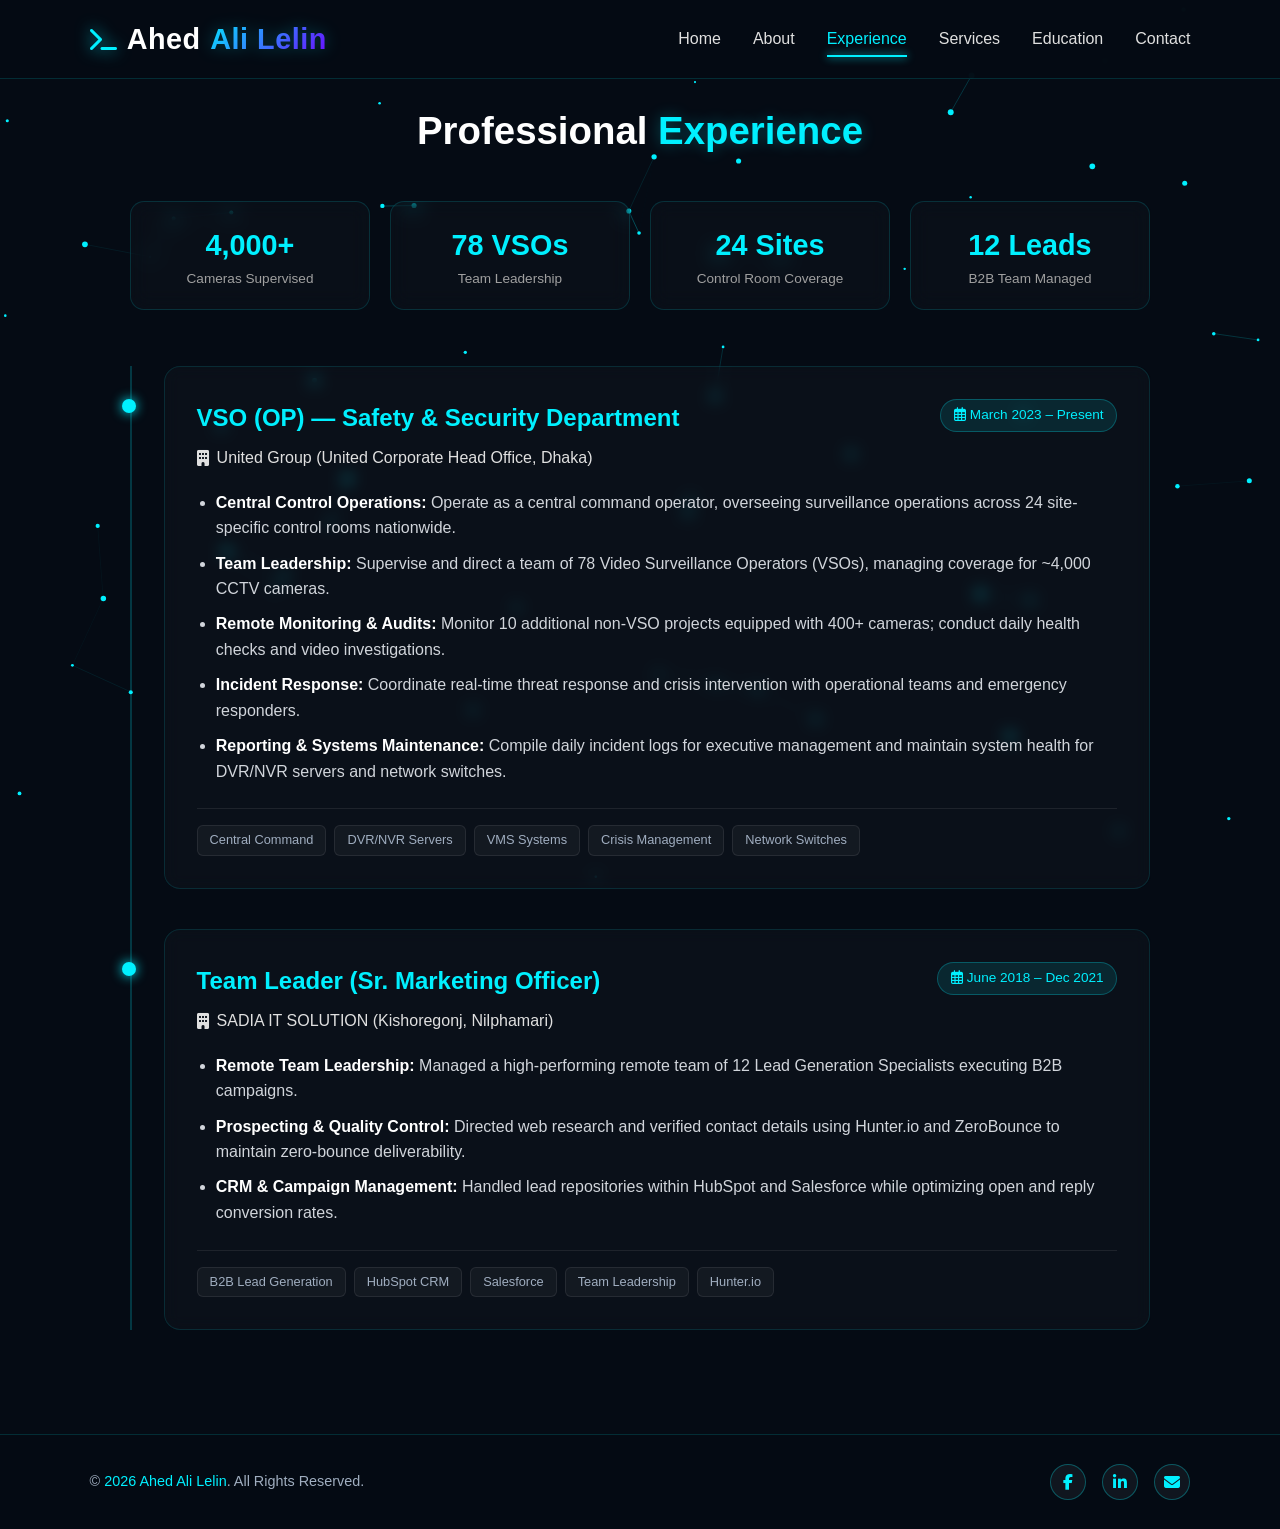
<file: experience.html>
<!DOCTYPE html>
<html lang="bn">
<head>
    <meta charset="UTF-8">
    <meta name="viewport" content="width=device-width, initial-scale=1.0">
    <title>Experience - Ahed Ali Lelin</title>
    <!-- Font Awesome Icons -->
    <link rel="stylesheet" href="https://cdnjs.cloudflare.com/ajax/libs/font-awesome/6.4.2/css/all.min.css">
    <style>
        * { margin: 0; padding: 0; box-sizing: border-box; font-family: 'Segoe UI', Tahoma, Geneva, Verdana, sans-serif; }
        body { background-color: #050b14; color: #fff; overflow-x: hidden; line-height: 1.6; }
        #bg-canvas { position: fixed; top: 0; left: 0; width: 100%; height: 100%; z-index: -1; background-color: #050b14; pointer-events: none; }
        
        /* Fixed Header Nav */
        .header { position: fixed; top: 0; left: 0; width: 100%; padding: 1rem 7%; background: rgba(5, 11, 20, 0.95); backdrop-filter: blur(12px); display: flex; justify-content: space-between; align-items: center; z-index: 1000; border-bottom: 1px solid rgba(0, 240, 255, 0.15); }
        
        /* Dynamic Neon Logo Style (Updated matching About page) */
        .logo {
            font-size: 1.8rem;
            color: #ffffff;
            text-decoration: none;
            font-weight: 700;
            letter-spacing: 0.5px;
            display: inline-flex;
            align-items: center;
            gap: 0.6rem;
            transition: all 0.3s ease;
        }

        .logo-icon {
            font-size: 1.5rem;
            color: #00f0ff;
            filter: drop-shadow(0 0 8px rgba(0, 240, 255, 0.8));
            transition: transform 0.4s ease, color 0.4s ease;
        }

        .logo-accent {
            background: linear-gradient(135deg, #00f0ff 0%, #7000ff 100%);
            -webkit-background-clip: text;
            -webkit-text-fill-color: transparent;
            filter: drop-shadow(0 0 8px rgba(0, 240, 255, 0.3));
        }

        .logo:hover .logo-icon {
            transform: rotate(15deg) scale(1.1);
        }

        .navbar { display: flex; align-items: center; gap: 2rem; }
        .navbar a { font-size: 1rem; color: #e0e0e0; text-decoration: none; font-weight: 500; transition: all 0.3s ease; position: relative; }
        .navbar a::after { content: ''; position: absolute; bottom: -5px; left: 0; width: 0%; height: 2px; background: #00f0ff; transition: 0.3s ease; box-shadow: 0 0 8px #00f0ff; }
        .navbar a:hover::after, .navbar a.active::after { width: 100%; }
        .navbar a:hover, .navbar a.active { color: #00f0ff; }
        
        /* Mobile Menu Icon Added */
        #menu-icon {
            font-size: 1.8rem;
            color: #00f0ff;
            cursor: pointer;
            display: none;
            transition: transform 0.3s ease;
        }
        
        /* Main Section Area */
        .main-content { 
            padding-top: 100px; 
            padding-bottom: 4rem; 
            padding-left: 7%; 
            padding-right: 7%; 
            max-width: 1200px; 
            margin: 0 auto; 
            position: relative;
            z-index: 1;
        }
        .heading { font-size: 2.4rem; text-align: center; margin-bottom: 2.5rem; font-weight: 700; }
        .heading span { color: #00f0ff; text-shadow: 0 0 15px rgba(0, 240, 255, 0.3); }

        /* Stats Dashboard Bar */
        .stats-bar {
            display: grid;
            grid-template-columns: repeat(auto-fit, minmax(200px, 1fr));
            gap: 1.2rem;
            margin-bottom: 3.5rem;
        }
        .stat-card {
            background: rgba(255, 255, 255, 0.02);
            backdrop-filter: blur(10px);
            border: 1px solid rgba(0, 240, 255, 0.15);
            padding: 1.2rem;
            border-radius: 14px;
            text-align: center;
            transition: 0.3s ease;
        }
        .stat-card:hover { border-color: #00f0ff; transform: translateY(-3px); }
        .stat-card h4 { font-size: 1.8rem; color: #00f0ff; font-weight: 700; }
        .stat-card p { font-size: 0.85rem; color: #a0a0a0; }

        /* Modern Timeline Layout */
        .timeline {
            position: relative;
            padding-left: 2rem;
            border-left: 2px solid rgba(0, 240, 255, 0.2);
        }
        
        .experience-card {
            position: relative;
            background: rgba(255, 255, 255, 0.025);
            border-radius: 16px;
            padding: 2rem;
            margin-bottom: 2.5rem;
            border: 1px solid rgba(0, 240, 255, 0.12);
            backdrop-filter: blur(8px);
            transition: 0.3s ease;
        }
        
        /* Timeline Node Dot */
        .experience-card::before {
            content: '';
            position: absolute;
            left: -2.65rem;
            top: 2rem;
            width: 14px;
            height: 14px;
            border-radius: 50%;
            background: #00f0ff;
            box-shadow: 0 0 12px #00f0ff;
        }

        .experience-card:hover {
            border-color: rgba(0, 240, 255, 0.4);
            box-shadow: 0 8px 30px rgba(0, 240, 255, 0.08);
            transform: translateX(5px);
        }

        .card-header {
            display: flex;
            justify-content: space-between;
            align-items: flex-start;
            flex-wrap: wrap;
            gap: 0.5rem;
            margin-bottom: 0.5rem;
        }

        .experience-card h3 { font-size: 1.5rem; color: #00f0ff; }
        
        .badge-date {
            background: rgba(0, 240, 255, 0.1);
            color: #00f0ff;
            padding: 0.3rem 0.8rem;
            border-radius: 20px;
            font-size: 0.85rem;
            border: 1px solid rgba(0, 240, 255, 0.25);
            font-weight: 500;
        }

        .experience-card .company { 
            font-size: 1rem; 
            color: #e0e0e0; 
            margin-bottom: 1.2rem; 
            font-weight: 500;
            display: flex;
            align-items: center;
            gap: 0.5rem;
        }

        .experience-card ul { padding-left: 1.2rem; margin-bottom: 1.5rem; }
        .experience-card ul li { margin-bottom: 0.6rem; color: #d1d5db; }
        .experience-card ul li strong { color: #fff; }

        /* Technology & Skill Badges */
        .skills-used {
            display: flex;
            flex-wrap: wrap;
            gap: 0.5rem;
            border-top: 1px solid rgba(255, 255, 255, 0.08);
            padding-top: 1rem;
        }
        .tag {
            background: rgba(255, 255, 255, 0.04);
            color: #a0aec0;
            font-size: 0.8rem;
            padding: 0.25rem 0.75rem;
            border-radius: 6px;
            border: 1px solid rgba(255, 255, 255, 0.08);
        }

        /* Footer Section */
        .footer { 
            background: rgba(5, 11, 20, 0.95); 
            border-top: 1px solid rgba(0, 240, 255, 0.15); 
            padding: 1.8rem 7%; 
            position: relative;
            z-index: 1;
        }
        
        .footer-content { 
            display: flex; 
            justify-content: space-between; 
            align-items: center; 
            max-width: 1200px; 
            margin: 0 auto; 
            flex-wrap: wrap; 
            gap: 1rem; 
        }
        
        .footer-text { color: #a0aec0; font-size: 0.9rem; }
        .footer-text span { color: #00f0ff; }
        
        .footer-socials { display: flex; gap: 1rem; }
        .footer-socials a { 
            display: inline-flex; 
            justify-content: center; 
            align-items: center; 
            width: 36px; 
            height: 36px; 
            background: rgba(255, 255, 255, 0.05); 
            border: 1px solid rgba(0, 240, 255, 0.3); 
            border-radius: 50%; 
            color: #00f0ff; 
            font-size: 1rem; 
            text-decoration: none; 
            transition: all 0.3s ease; 
        }
        
        .footer-socials a:hover { 
            background: #00f0ff; 
            color: #050b14; 
            box-shadow: 0 0 10px #00f0ff; 
        }

        /* Responsive Styles (Updated matching About page) */
        @media (max-width: 991px) { 
            .header { padding: 1rem 4%; } 
            .main-content { padding-left: 5%; padding-right: 5%; }
            .timeline { padding-left: 1.5rem; }
            .experience-card::before { left: -2.15rem; }
            .footer { padding: 1.8rem 4%; }
        }
        @media (max-width: 768px) { 
            #menu-icon { display: block; }

            .navbar { 
                position: absolute;
                top: 100%;
                left: 0;
                width: 100%;
                padding: 1.5rem 4%;
                background: rgba(5, 11, 20, 0.95);
                backdrop-filter: blur(15px);
                border-bottom: 1px solid rgba(0, 240, 255, 0.2);
                flex-direction: column;
                align-items: flex-start;
                gap: 1.5rem;
                display: none;
                box-shadow: 0 10px 20px rgba(0,0,0,0.5);
            } 

            .navbar.active { display: flex; }
            .card-header { flex-direction: column; }
            .main-content { padding-top: 90px; }
            .footer-content { flex-direction: column; text-align: center; } 
        }
    </style>
</head>
<body>
    <canvas id="bg-canvas"></canvas>

    <!-- Header Navigation (Updated with Icon & ID) -->
    <header class="header">
        <a href="index.html" class="logo">
            <i class="fa-solid fa-terminal logo-icon"></i> Ahed<span class="logo-accent"> Ali Lelin</span>
        </a>
        <i class="fa-solid fa-bars" id="menu-icon"></i>
        <nav class="navbar" id="navbar">
            <a href="index.html">Home</a>
            <a href="about.html">About</a>
            <a href="experience.html" class="active">Experience</a>
            <a href="services.html">Services</a>
            <a href="education.html">Education</a>
            <a href="contact.html">Contact</a>
        </nav>
    </header>

    <main class="main-content">
        <h2 class="heading">Professional <span>Experience</span></h2>

        <div class="stats-bar">
            <div class="stat-card">
                <h4>4,000+</h4>
                <p>Cameras Supervised</p>
            </div>
            <div class="stat-card">
                <h4>78 VSOs</h4>
                <p>Team Leadership</p>
            </div>
            <div class="stat-card">
                <h4>24 Sites</h4>
                <p>Control Room Coverage</p>
            </div>
            <div class="stat-card">
                <h4>12 Leads</h4>
                <p>B2B Team Managed</p>
            </div>
        </div>
        
        <div class="timeline">
            
            <div class="experience-card">
                <div class="card-header">
                    <h3>VSO (OP) — Safety & Security Department</h3>
                    <span class="badge-date"><i class="fa-regular fa-calendar-alt"></i> March 2023 – Present</span>
                </div>
                <div class="company"><i class="fa-solid fa-building"></i> United Group (United Corporate Head Office, Dhaka)</div>
                <ul>
                    <li><strong>Central Control Operations:</strong> Operate as a central command operator, overseeing surveillance operations across 24 site-specific control rooms nationwide.</li>
                    <li><strong>Team Leadership:</strong> Supervise and direct a team of 78 Video Surveillance Operators (VSOs), managing coverage for ~4,000 CCTV cameras.</li>
                    <li><strong>Remote Monitoring & Audits:</strong> Monitor 10 additional non-VSO projects equipped with 400+ cameras; conduct daily health checks and video investigations.</li>
                    <li><strong>Incident Response:</strong> Coordinate real-time threat response and crisis intervention with operational teams and emergency responders.</li>
                    <li><strong>Reporting & Systems Maintenance:</strong> Compile daily incident logs for executive management and maintain system health for DVR/NVR servers and network switches.</li>
                </ul>
                <div class="skills-used">
                    <span class="tag">Central Command</span>
                    <span class="tag">DVR/NVR Servers</span>
                    <span class="tag">VMS Systems</span>
                    <span class="tag">Crisis Management</span>
                    <span class="tag">Network Switches</span>
                </div>
            </div>

            <div class="experience-card">
                <div class="card-header">
                    <h3>Team Leader (Sr. Marketing Officer)</h3>
                    <span class="badge-date"><i class="fa-regular fa-calendar-alt"></i> June 2018 – Dec 2021</span>
                </div>
                <div class="company"><i class="fa-solid fa-building"></i> SADIA IT SOLUTION (Kishoregonj, Nilphamari)</div>
                <ul>
                    <li><strong>Remote Team Leadership:</strong> Managed a high-performing remote team of 12 Lead Generation Specialists executing B2B campaigns.</li>
                    <li><strong>Prospecting & Quality Control:</strong> Directed web research and verified contact details using Hunter.io and ZeroBounce to maintain zero-bounce deliverability.</li>
                    <li><strong>CRM & Campaign Management:</strong> Handled lead repositories within HubSpot and Salesforce while optimizing open and reply conversion rates.</li>
                </ul>
                <div class="skills-used">
                    <span class="tag">B2B Lead Generation</span>
                    <span class="tag">HubSpot CRM</span>
                    <span class="tag">Salesforce</span>
                    <span class="tag">Team Leadership</span>
                    <span class="tag">Hunter.io</span>
                </div>
            </div>

        </div>
    </main>

    <footer class="footer">
        <div class="footer-content">
            <p class="footer-text">&copy; <span id="year"></span> <span>Ahed Ali Lelin</span>. All Rights Reserved.</p>
            <div class="footer-socials">
                <a href="https://www.facebook.com/ahedali.co" target="_blank" rel="noopener noreferrer" aria-label="Facebook"><i class="fa-brands fa-facebook-f"></i></a>
                <a href="https://www.linkedin.com/in/ahed-ali-1a391a42a" target="_blank" rel="noopener noreferrer" aria-label="LinkedIn"><i class="fa-brands fa-linkedin-in"></i></a>
                <a href="mailto:lalin1622214@gmail.com" aria-label="Email"><i class="fa-solid fa-envelope"></i></a>
            </div>
        </div>
    </footer>

    <!-- Script updated with Mobile Menu Functionality -->
    <script>
        document.getElementById('year').textContent = new Date().getFullYear();

        /* Mobile Menu Toggle Logic */
        const menuIcon = document.getElementById('menu-icon');
        const navbar = document.getElementById('navbar');

        menuIcon.addEventListener('click', () => {
            navbar.classList.toggle('active');
            menuIcon.classList.toggle('fa-xmark');
        });

        /* Canvas Particle Background */
        const canvas = document.getElementById('bg-canvas');
        const ctx = canvas.getContext('2d');
        let particlesArray = [];
        const numberOfParticles = 60;

        function resizeCanvas() { 
            canvas.width = window.innerWidth; 
            canvas.height = window.innerHeight; 
        }
        resizeCanvas();

        window.addEventListener('resize', () => {
            resizeCanvas();
            init();
        });

        class Particle {
            constructor() {
                this.x = Math.random() * canvas.width;
                this.y = Math.random() * canvas.height;
                this.size = Math.random() * 2 + 1;
                this.speedX = (Math.random() - 0.5) * 0.5;
                this.speedY = (Math.random() - 0.5) * 0.5;
                this.color = '#00f0ff';
            }
            update() {
                this.x += this.speedX; 
                this.y += this.speedY;
                if (this.x > canvas.width) this.x = 0; 
                if (this.x < 0) this.x = canvas.width;
                if (this.y > canvas.height) this.y = 0; 
                if (this.y < 0) this.y = canvas.height;
            }
            draw() {
                ctx.beginPath(); 
                ctx.arc(this.x, this.y, this.size, 0, Math.PI * 2);
                ctx.fillStyle = this.color; 
                ctx.fill();
            }
        }

        function init() { 
            particlesArray = []; 
            for (let i = 0; i < numberOfParticles; i++) { 
                particlesArray.push(new Particle()); 
            } 
        }

        function animate() { 
            ctx.clearRect(0, 0, canvas.width, canvas.height); 
            for (let i = 0; i < particlesArray.length; i++) { 
                particlesArray[i].update(); 
                particlesArray[i].draw(); 

                for (let j = i; j < particlesArray.length; j++) {
                    const dx = particlesArray[i].x - particlesArray[j].x;
                    const dy = particlesArray[i].y - particlesArray[j].y;
                    const distance = Math.sqrt(dx * dx + dy * dy);
                    
                    if (distance < 100) {
                        ctx.beginPath();
                        ctx.strokeStyle = `rgba(0, 240, 255, ${0.8 - distance/100})`;
                        ctx.lineWidth = 0.5;
                        ctx.moveTo(particlesArray[i].x, particlesArray[i].y);
                        ctx.lineTo(particlesArray[j].x, particlesArray[j].y);
                        ctx.stroke();
                    }
                }
            } 
            requestAnimationFrame(animate); 
        }

        init(); 
        animate();
    </script>
</body>
</html>
</file>
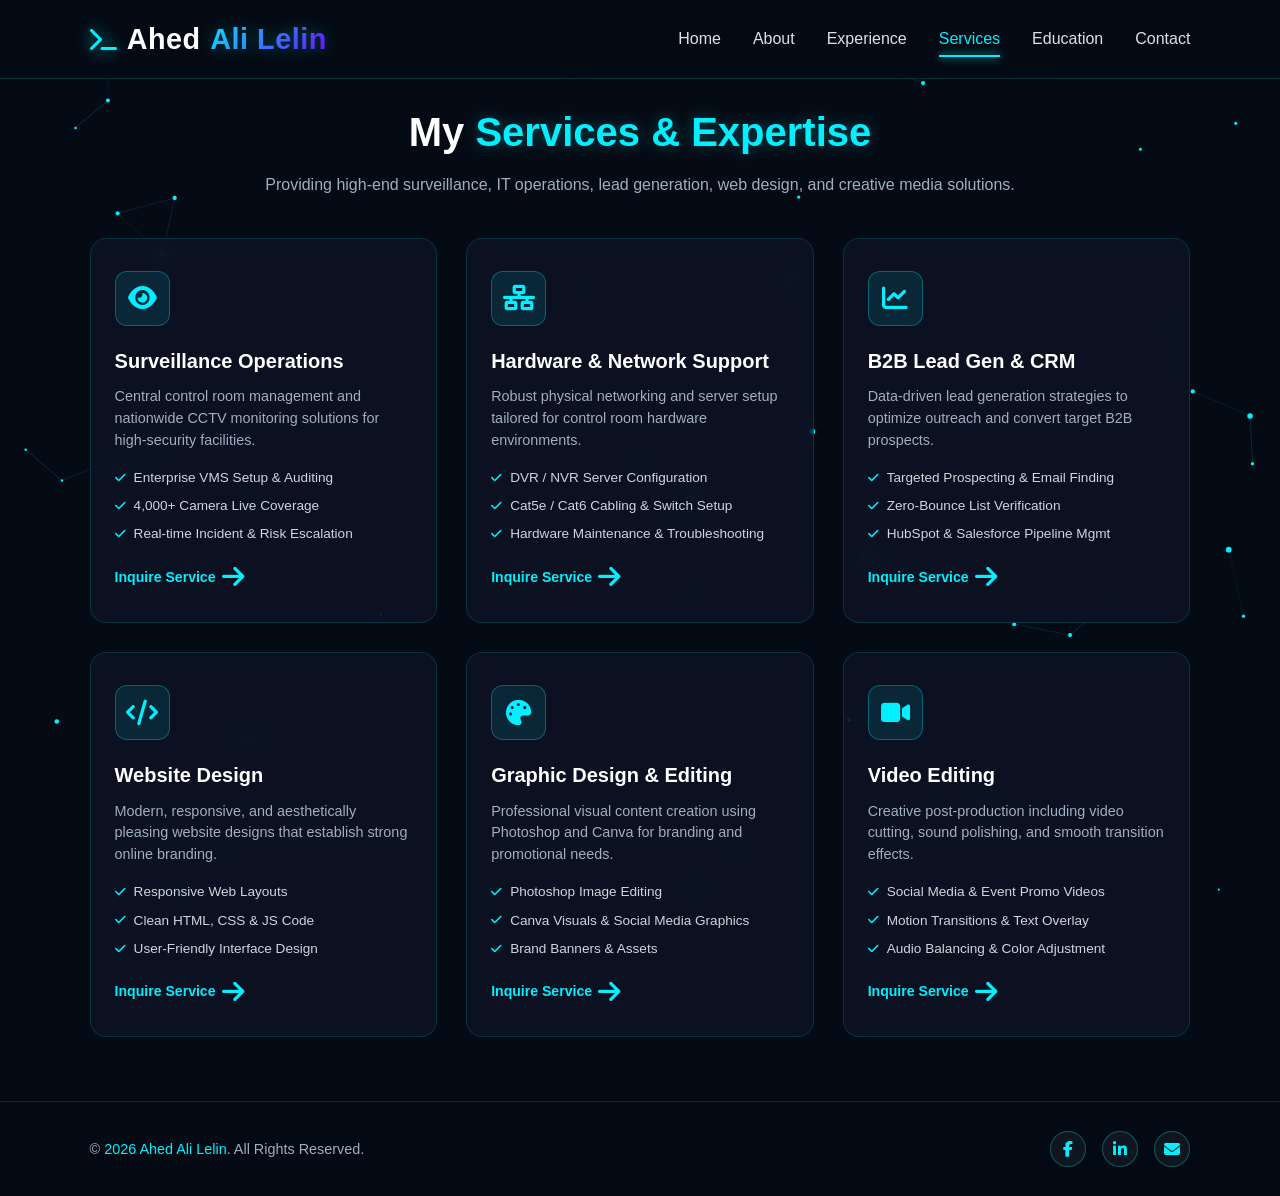
<file: services.html>
<!DOCTYPE html>
<html lang="bn">
<head>
    <meta charset="UTF-8">
    <meta name="viewport" content="width=device-width, initial-scale=1.0">
    <title>Services - Ahed Ali Lelin</title>
    <link rel="stylesheet" href="https://cdnjs.cloudflare.com/ajax/libs/font-awesome/6.4.2/css/all.min.css">
    <style>
        * { margin: 0; padding: 0; box-sizing: border-box; font-family: 'Segoe UI', Tahoma, Geneva, Verdana, sans-serif; }
        body { background-color: #050b14; color: #fff; overflow-x: hidden; line-height: 1.6; }
        #bg-canvas { position: fixed; top: 0; left: 0; width: 100%; height: 100%; z-index: -1; background-color: #050b14; pointer-events: none; }
        
        /* Header & Navigation */
        .header { position: fixed; top: 0; left: 0; width: 100%; padding: 1rem 7%; background: rgba(5, 11, 20, 0.95); backdrop-filter: blur(12px); display: flex; justify-content: space-between; align-items: center; z-index: 1000; border-bottom: 1px solid rgba(0, 240, 255, 0.15); }
        
        .logo { 
            font-size: 1.8rem; 
            color: #ffffff; 
            text-decoration: none; 
            font-weight: 700; 
            letter-spacing: 0.5px; 
            white-space: nowrap; 
            display: inline-flex;
            align-items: center;
            gap: 0.6rem;
            transition: all 0.3s ease;
        }

        .logo-icon {
            font-size: 1.5rem;
            color: #00f0ff;
            filter: drop-shadow(0 0 8px rgba(0, 240, 255, 0.8));
            transition: transform 0.4s ease, color 0.4s ease;
        }

        .logo-accent {
            background: linear-gradient(135deg, #00f0ff 0%, #7000ff 100%);
            -webkit-background-clip: text;
            -webkit-text-fill-color: transparent;
            filter: drop-shadow(0 0 8px rgba(0, 240, 255, 0.3));
        }

        .logo:hover .logo-icon {
            transform: rotate(15deg) scale(1.1);
        }

        .navbar { display: flex; align-items: center; gap: 2rem; }
        .navbar a { font-size: 1rem; color: #e0e0e0; text-decoration: none; font-weight: 500; transition: all 0.3s ease; position: relative; }
        .navbar a::after { content: ''; position: absolute; bottom: -5px; left: 0; width: 0%; height: 2px; background: #00f0ff; transition: 0.3s ease; box-shadow: 0 0 8px #00f0ff; }
        .navbar a:hover::after, .navbar a.active::after { width: 100%; }
        .navbar a:hover, .navbar a.active { color: #00f0ff; }
        
        #menu-icon {
            font-size: 1.8rem;
            color: #00f0ff;
            cursor: pointer;
            display: none;
            transition: transform 0.3s ease;
        }

        /* Main Section Fixes */
        .main-content { 
            padding-top: 100px; 
            padding-bottom: 4rem;
            padding-left: 7%;
            padding-right: 7%;
            max-width: 1300px; 
            margin: 0 auto; 
            position: relative;
            z-index: 1;
        }

        .heading { font-size: 2.5rem; text-align: center; margin-bottom: 0.5rem; font-weight: 700; }
        .heading span { color: #00f0ff; text-shadow: 0 0 15px rgba(0, 240, 255, 0.3); }
        .sub-heading { text-align: center; color: #a0aec0; margin-bottom: 2.5rem; font-size: 1rem; }

        /* Services Grid Layout Fix */
        .services-container { 
            display: grid; 
            grid-template-columns: repeat(auto-fit, minmax(280px, 1fr)); 
            gap: 1.8rem;
            align-items: stretch; /* Equal Height Fix */
        }
        
        .services-box { 
            background: rgba(15, 23, 42, 0.6); 
            backdrop-filter: blur(10px);
            padding: 2rem 1.5rem; 
            border-radius: 16px; 
            text-align: left; 
            border: 1px solid rgba(0, 240, 255, 0.15); 
            transition: all 0.3s ease; 
            display: flex;
            flex-direction: column;
            justify-content: space-between;
            height: 100%;
        }

        .services-box:hover { 
            border-color: rgba(0, 240, 255, 0.5); 
            transform: translateY(-5px); 
            box-shadow: 0 10px 25px rgba(0, 240, 255, 0.15); 
            background: rgba(15, 23, 42, 0.8); 
        }
        
        .icon-wrapper {
            width: 55px;
            height: 55px;
            background: rgba(0, 240, 255, 0.1);
            border: 1px solid rgba(0, 240, 255, 0.3);
            border-radius: 12px;
            display: flex;
            align-items: center;
            justify-content: center;
            margin-bottom: 1.2rem;
        }

        .services-box i { font-size: 1.6rem; color: #00f0ff; }
        .services-box h3 { font-size: 1.25rem; margin-bottom: 0.6rem; color: #fff; }
        .services-box p { color: #a0aec0; font-size: 0.9rem; margin-bottom: 1rem; line-height: 1.5; }
        
        .feature-list { list-style: none; padding: 0; margin-bottom: 1.2rem; }
        .feature-list li { font-size: 0.85rem; color: #d1d5db; margin-bottom: 0.4rem; display: flex; align-items: center; gap: 0.5rem; }
        .feature-list li i { font-size: 0.75rem; color: #00f0ff; }

        .card-link {
            color: #00f0ff;
            text-decoration: none;
            font-size: 0.88rem;
            font-weight: 600;
            display: inline-flex;
            align-items: center;
            gap: 0.4rem;
            margin-top: auto; /* Push to Bottom */
        }
        .card-link:hover { gap: 0.7rem; color: #fff; }

        /* Footer Section */
        .footer { 
            background: rgba(5, 11, 20, 0.95); 
            border-top: 1px solid rgba(0, 240, 255, 0.15); 
            padding: 1.8rem 7%; 
            position: relative;
            z-index: 1;
        }
        
        .footer-content { 
            display: flex; 
            justify-content: space-between; 
            align-items: center; 
            max-width: 1300px; 
            margin: 0 auto; 
            flex-wrap: wrap; 
            gap: 1rem; 
        }
        
        .footer-text { color: #a0aec0; font-size: 0.9rem; }
        .footer-text span { color: #00f0ff; }
        
        .footer-socials { display: flex; gap: 1rem; }
        .footer-socials a { 
            display: inline-flex; 
            justify-content: center; 
            align-items: center; 
            width: 36px; 
            height: 36px; 
            background: rgba(255, 255, 255, 0.05); 
            border: 1px solid rgba(0, 240, 255, 0.3); 
            border-radius: 50%; 
            color: #00f0ff; 
            font-size: 1rem; 
            text-decoration: none; 
            transition: all 0.3s ease; 
        }
        
        .footer-socials a:hover { 
            background: #00f0ff; 
            color: #050b14; 
            box-shadow: 0 0 10px #00f0ff; 
        }

        /* Responsive Styles */
        @media (max-width: 991px) { 
            .header { padding: 1rem 4%; } 
            .main-content { padding-left: 4%; padding-right: 4%; } 
            .footer { padding: 1.8rem 4%; }
        }

        @media (max-width: 768px) { 
            #menu-icon { display: block; }

            .navbar { 
                position: absolute;
                top: 100%;
                left: 0;
                width: 100%;
                padding: 1.5rem 4%;
                background: rgba(5, 11, 20, 0.95);
                backdrop-filter: blur(15px);
                border-bottom: 1px solid rgba(0, 240, 255, 0.2);
                flex-direction: column;
                align-items: flex-start;
                gap: 1.5rem;
                display: none;
                box-shadow: 0 10px 20px rgba(0,0,0,0.5);
            } 

            .navbar.active { display: flex; }
            .main-content { padding-top: 90px; }
            .footer-content { flex-direction: column; text-align: center; } 
        }
    </style>
</head>
<body>
    <canvas id="bg-canvas"></canvas>

    <header class="header">
        <a href="index.html" class="logo">
            <i class="fa-solid fa-terminal logo-icon"></i> Ahed<span class="logo-accent"> Ali Lelin</span>
        </a>
        <i class="fa-solid fa-bars" id="menu-icon"></i>
        <nav class="navbar" id="navbar">
            <a href="index.html">Home</a>
            <a href="about.html">About</a>
            <a href="experience.html">Experience</a>
            <a href="services.html" class="active">Services</a>
            <a href="education.html">Education</a>
            <a href="contact.html">Contact</a>
        </nav>
    </header>

    <main class="main-content">
        <h2 class="heading">My <span>Services & Expertise</span></h2>
        <p class="sub-heading">Providing high-end surveillance, IT operations, lead generation, web design, and creative media solutions.</p>

        <div class="services-container">
            <!-- Box 1 -->
            <div class="services-box">
                <div>
                    <div class="icon-wrapper"><i class="fa-solid fa-eye"></i></div>
                    <h3>Surveillance Operations</h3>
                    <p>Central control room management and nationwide CCTV monitoring solutions for high-security facilities.</p>
                    <ul class="feature-list">
                        <li><i class="fa-solid fa-check"></i> Enterprise VMS Setup & Auditing</li>
                        <li><i class="fa-solid fa-check"></i> 4,000+ Camera Live Coverage</li>
                        <li><i class="fa-solid fa-check"></i> Real-time Incident & Risk Escalation</li>
                    </ul>
                </div>
                <a href="contact.html" class="card-link">Inquire Service <i class="fa-solid fa-arrow-right"></i></a>
            </div>

            <!-- Box 2 -->
            <div class="services-box">
                <div>
                    <div class="icon-wrapper"><i class="fa-solid fa-network-wired"></i></div>
                    <h3>Hardware & Network Support</h3>
                    <p>Robust physical networking and server setup tailored for control room hardware environments.</p>
                    <ul class="feature-list">
                        <li><i class="fa-solid fa-check"></i> DVR / NVR Server Configuration</li>
                        <li><i class="fa-solid fa-check"></i> Cat5e / Cat6 Cabling & Switch Setup</li>
                        <li><i class="fa-solid fa-check"></i> Hardware Maintenance & Troubleshooting</li>
                    </ul>
                </div>
                <a href="contact.html" class="card-link">Inquire Service <i class="fa-solid fa-arrow-right"></i></a>
            </div>

            <!-- Box 3 -->
            <div class="services-box">
                <div>
                    <div class="icon-wrapper"><i class="fa-solid fa-chart-line"></i></div>
                    <h3>B2B Lead Gen & CRM</h3>
                    <p>Data-driven lead generation strategies to optimize outreach and convert target B2B prospects.</p>
                    <ul class="feature-list">
                        <li><i class="fa-solid fa-check"></i> Targeted Prospecting & Email Finding</li>
                        <li><i class="fa-solid fa-check"></i> Zero-Bounce List Verification</li>
                        <li><i class="fa-solid fa-check"></i> HubSpot & Salesforce Pipeline Mgmt</li>
                    </ul>
                </div>
                <a href="contact.html" class="card-link">Inquire Service <i class="fa-solid fa-arrow-right"></i></a>
            </div>

            <!-- Box 4 -->
            <div class="services-box">
                <div>
                    <div class="icon-wrapper"><i class="fa-solid fa-code"></i></div>
                    <h3>Website Design</h3>
                    <p>Modern, responsive, and aesthetically pleasing website designs that establish strong online branding.</p>
                    <ul class="feature-list">
                        <li><i class="fa-solid fa-check"></i> Responsive Web Layouts</li>
                        <li><i class="fa-solid fa-check"></i> Clean HTML, CSS & JS Code</li>
                        <li><i class="fa-solid fa-check"></i> User-Friendly Interface Design</li>
                    </ul>
                </div>
                <a href="contact.html" class="card-link">Inquire Service <i class="fa-solid fa-arrow-right"></i></a>
            </div>

            <!-- Box 5 -->
            <div class="services-box">
                <div>
                    <div class="icon-wrapper"><i class="fa-solid fa-palette"></i></div>
                    <h3>Graphic Design & Editing</h3>
                    <p>Professional visual content creation using Photoshop and Canva for branding and promotional needs.</p>
                    <ul class="feature-list">
                        <li><i class="fa-solid fa-check"></i> Photoshop Image Editing</li>
                        <li><i class="fa-solid fa-check"></i> Canva Visuals & Social Media Graphics</li>
                        <li><i class="fa-solid fa-check"></i> Brand Banners & Assets</li>
                    </ul>
                </div>
                <a href="contact.html" class="card-link">Inquire Service <i class="fa-solid fa-arrow-right"></i></a>
            </div>

            <!-- Box 6 -->
            <div class="services-box">
                <div>
                    <div class="icon-wrapper"><i class="fa-solid fa-video"></i></div>
                    <h3>Video Editing</h3>
                    <p>Creative post-production including video cutting, sound polishing, and smooth transition effects.</p>
                    <ul class="feature-list">
                        <li><i class="fa-solid fa-check"></i> Social Media & Event Promo Videos</li>
                        <li><i class="fa-solid fa-check"></i> Motion Transitions & Text Overlay</li>
                        <li><i class="fa-solid fa-check"></i> Audio Balancing & Color Adjustment</li>
                    </ul>
                </div>
                <a href="contact.html" class="card-link">Inquire Service <i class="fa-solid fa-arrow-right"></i></a>
            </div>
        </div>
    </main>

    <footer class="footer">
        <div class="footer-content">
            <p class="footer-text">&copy; <span id="year"></span> <span>Ahed Ali Lelin</span>. All Rights Reserved.</p>
            <div class="footer-socials">
                <a href="https://www.facebook.com/ahedali.co" target="_blank" rel="noopener noreferrer" aria-label="Facebook"><i class="fa-brands fa-facebook-f"></i></a>
                <a href="https://www.linkedin.com/in/ahed-ali-1a391a42a" target="_blank" rel="noopener noreferrer" aria-label="LinkedIn"><i class="fa-brands fa-linkedin-in"></i></a>
                <a href="mailto:lalin1622214@gmail.com" aria-label="Email"><i class="fa-solid fa-envelope"></i></a>
            </div>
        </div>
    </footer>

    <script>
        document.getElementById('year').textContent = new Date().getFullYear();

        const menuIcon = document.getElementById('menu-icon');
        const navbar = document.getElementById('navbar');

        menuIcon.addEventListener('click', () => {
            navbar.classList.toggle('active');
            menuIcon.classList.toggle('fa-xmark');
        });

        const canvas = document.getElementById('bg-canvas');
        const ctx = canvas.getContext('2d');
        let particlesArray = [];
        const numberOfParticles = 60;

        function resizeCanvas() { 
            canvas.width = window.innerWidth; 
            canvas.height = window.innerHeight; 
        }
        resizeCanvas();

        window.addEventListener('resize', () => {
            resizeCanvas();
            init();
        });

        class Particle {
            constructor() {
                this.x = Math.random() * canvas.width;
                this.y = Math.random() * canvas.height;
                this.size = Math.random() * 2 + 1;
                this.speedX = (Math.random() - 0.5) * 0.5;
                this.speedY = (Math.random() - 0.5) * 0.5;
                this.color = '#00f0ff';
            }
            update() {
                this.x += this.speedX; 
                this.y += this.speedY;
                if (this.x > canvas.width) this.x = 0; 
                if (this.x < 0) this.x = canvas.width;
                if (this.y > canvas.height) this.y = 0; 
                if (this.y < 0) this.y = canvas.height;
            }
            draw() {
                ctx.beginPath(); 
                ctx.arc(this.x, this.y, this.size, 0, Math.PI * 2);
                ctx.fillStyle = this.color; 
                ctx.fill();
            }
        }

        function init() { 
            particlesArray = []; 
            for (let i = 0; i < numberOfParticles; i++) { 
                particlesArray.push(new Particle()); 
            } 
        }

        function animate() { 
            ctx.clearRect(0, 0, canvas.width, canvas.height); 
            for (let i = 0; i < particlesArray.length; i++) { 
                particlesArray[i].update(); 
                particlesArray[i].draw(); 

                for (let j = i; j < particlesArray.length; j++) {
                    const dx = particlesArray[i].x - particlesArray[j].x;
                    const dy = particlesArray[i].y - particlesArray[j].y;
                    const distance = Math.sqrt(dx * dx + dy * dy);
                    
                    if (distance < 100) {
                        ctx.beginPath();
                        ctx.strokeStyle = `rgba(0, 240, 255, ${0.8 - distance/100})`;
                        ctx.lineWidth = 0.5;
                        ctx.moveTo(particlesArray[i].x, particlesArray[i].y);
                        ctx.lineTo(particlesArray[j].x, particlesArray[j].y);
                        ctx.stroke();
                    }
                }
            } 
            requestAnimationFrame(animate); 
        }

        init(); 
        animate();
    </script>
</body>
</html>
</file>
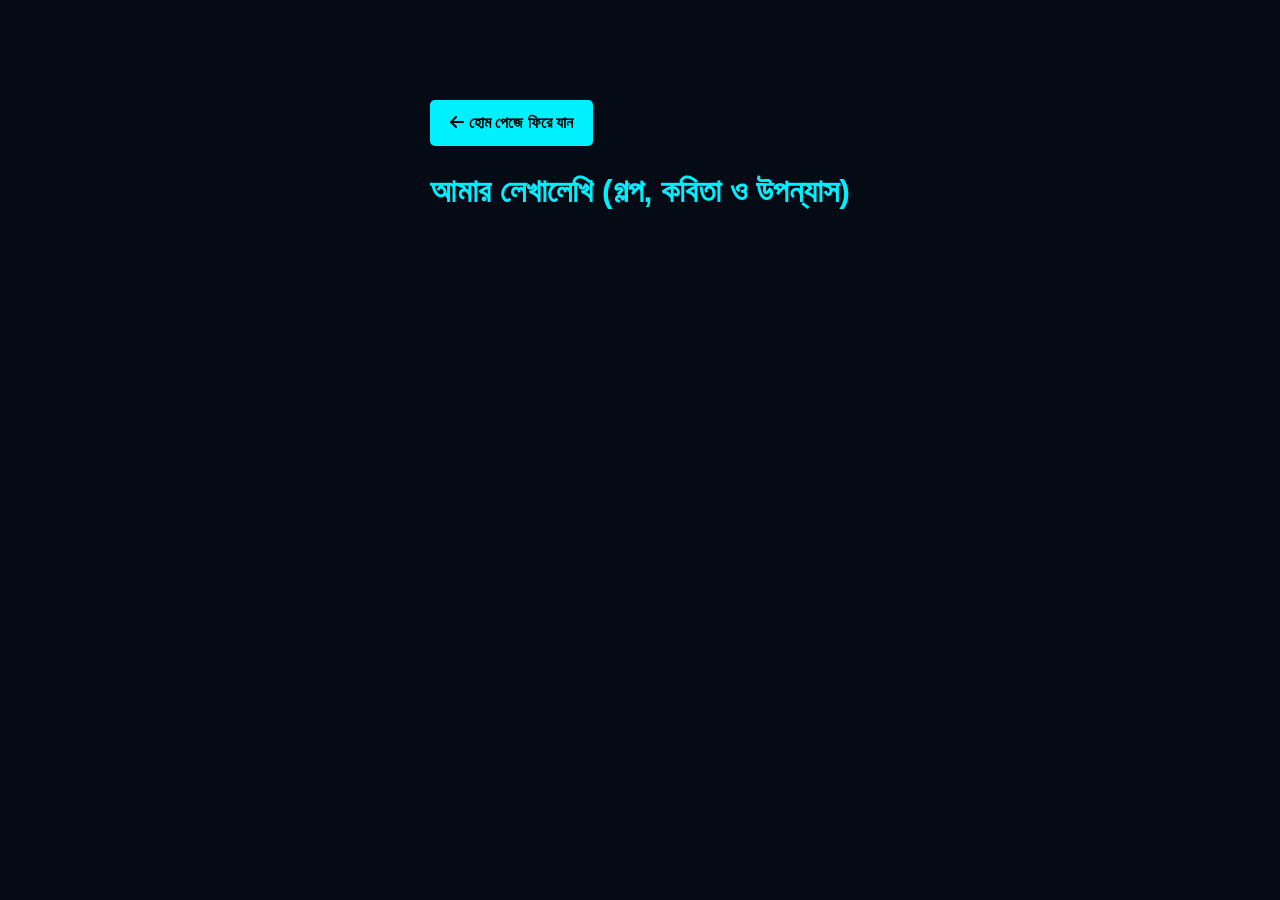
<file: writings.html>
<!DOCTYPE html>
<html lang="bn">
<head>
    <meta charset="UTF-8">
    <meta name="viewport" content="width=device-width, initial-scale=1.0">
    <title>গল্প, কবিতা ও উপন্যাস - Ahad Ali Lelin</title>
    <link rel="stylesheet" href="style.css">
    <link rel="stylesheet" href="https://cdnjs.cloudflare.com/ajax/libs/font-awesome/6.4.0/css/all.min.css">
    <style>
        body {
            background-color: #050b14;
            color: #fff;
            font-family: 'Segoe UI', Tahoma, Geneva, Verdana, sans-serif;
            padding: 20px;
        }
        .container {
            max-width: 900px;
            margin: 80px auto 40px auto;
        }
        .post-card {
            background: rgba(255, 255, 255, 0.05);
            border: 1px solid rgba(0, 240, 255, 0.2);
            border-radius: 12px;
            padding: 25px;
            margin-bottom: 30px;
            box-shadow: 0 4px 15px rgba(0,0,0,0.3);
        }
        .post-tag {
            background: #00f0ff;
            color: #000;
            padding: 3px 10px;
            border-radius: 15px;
            font-size: 12px;
            font-weight: bold;
            display: inline-block;
            margin-bottom: 10px;
        }
        .post-title {
            color: #00f0ff;
            margin-top: 0;
            font-size: 24px;
        }
        .post-date {
            font-size: 12px;
            color: #888;
            margin-bottom: 15px;
        }
        .post-content {
            line-height: 1.8;
            white-space: pre-line;
            color: #dddddd;
            font-size: 16px;
        }
        .back-btn {
            display: inline-block;
            padding: 10px 20px;
            background: #00f0ff;
            color: #000;
            text-decoration: none;
            border-radius: 5px;
            font-weight: bold;
            margin-bottom: 20px;
        }
    </style>
</head>
<body>

    <div class="container">
        <a href="index.html" class="back-btn"><i class="fa-solid fa-arrow-left"></i> হোম পেজে ফিরে যান</a>
        <h1 style="text-align: center; margin-bottom: 40px; color: #00f0ff;">আমার লেখালেখি (গল্প, কবিতা ও উপন্যাস)</h1>
        
        <div id="writings-list"></div>
    </div>

    <script>
        // গুগল শিট থেকে লেখা লোড করার স্ক্রিপ্ট
        const sheetURL = 'https://docs.google.com/spreadsheets/d/e/2PACX-1vTk6CgDb4ZCxPwCz_BabUsMhY6jz_q4U18JTvMTtJwgiScnLwEENQNYAa6qg5O9R5DvO_d2yl6uqG7f/pub?gid=WRITINGS_TAB_ID&single=true&output=csv';

        fetch(sheetURL)
            .then(response => response.text())
            .then(data => {
                const rows = data.split('\n').slice(1);
                const container = document.getElementById('writings-list');
                
                rows.forEach(row => {
                    const cols = row.split(',');
                    if (cols.length >= 4) {
                        const title = cols[0] ? cols[0].trim() : '';
                        const category = cols[1] ? cols[1].trim() : 'অন্যান্য';
                        const date = cols[2] ? cols[2].trim() : '';
                        const content = cols[3] ? cols[3].trim().replace(/^"|"$/g, '') : '';

                        if (title) {
                            const postHTML = `
                                <div class="post-card">
                                    <span class="post-tag">${category}</span>
                                    <h2 class="post-title">${title}</h2>
                                    <div class="post-date"><i class="fa-regular fa-calendar"></i> ${date}</div>
                                    <div class="post-content">${content}</div>
                                </div>
                            `;
                            container.innerHTML += postHTML;
                        }
                    }
                });
            })
            .catch(err => console.error("Error loading writings:", err));
    </script>
</body>
</html>
</file>
<file: style.css>
/* ==========================================
   GLOBAL & BASE STYLES
   ========================================== */
* {
    margin: 0;
    padding: 0;
    box-sizing: border-box;
    font-family: 'Segoe UI', Tahoma, Geneva, Verdana, sans-serif;
}

body {
    background-color: #050b14;
    color: #fff;
    overflow-x: hidden;
    line-height: 1.6;
    display: flex;
    flex-direction: column;
    min-height: 100vh;
}

/* Background Canvas Animation */
#bg-canvas {
    position: fixed;
    top: 0;
    left: 0;
    width: 100%;
    height: 100%;
    z-index: -1;
    background-color: #050b14;
    pointer-events: none;
}

/* Base Section Structure */
section {
    flex: 1;
    min-height: 100vh;
    padding: 7rem 12% 4rem;
    max-width: 1200px;
    margin: 0 auto;
    width: 100%;
}

/* Dynamic Headings */
.heading {
    font-size: 2.4rem;
    text-align: center;
    margin-bottom: 0.8rem;
    font-weight: 700;
}

.heading span {
    color: #00f0ff;
    text-shadow: 0 0 15px rgba(0, 240, 255, 0.3);
}

.sub-heading {
    text-align: center;
    color: #a0aec0;
    margin-bottom: 3.5rem;
    font-size: 1.05rem;
}

/* ==========================================
   HEADER & NAVBAR STYLES
   ========================================== */
.header {
    position: fixed;
    top: 0;
    left: 0;
    width: 100%;
    padding: 1rem 7%;
    background: rgba(5, 11, 20, 0.85);
    backdrop-filter: blur(12px);
    display: flex;
    justify-content: space-between;
    align-items: center;
    z-index: 100;
    border-bottom: 1px solid rgba(0, 240, 255, 0.15);
}

.logo {
    font-size: 2rem;
    color: #fff;
    text-decoration: none;
    font-weight: 700;
    letter-spacing: 0.5px;
}

.logo span {
    color: #00f0ff;
    text-shadow: 0 0 10px rgba(0, 240, 255, 0.5);
}

.navbar {
    display: flex;
    align-items: center;
    gap: 2rem;
}

.navbar a {
    font-size: 1.05rem;
    color: #e0e0e0;
    text-decoration: none;
    font-weight: 500;
    transition: all 0.3s ease;
    position: relative;
}

.navbar a::after {
    content: '';
    position: absolute;
    bottom: -5px;
    left: 0;
    width: 0%;
    height: 2px;
    background: #00f0ff;
    transition: 0.3s ease;
    box-shadow: 0 0 8px #00f0ff;
}

.navbar a:hover::after,
.navbar a.active::after {
    width: 100%;
}

.navbar a:hover,
.navbar a.active {
    color: #00f0ff;
}

/* ==========================================
   ABOUT PAGE STYLES (RESTORED)
   ========================================== */
.about-content {
    background: rgba(255, 255, 255, 0.025);
    backdrop-filter: blur(10px);
    border: 1px solid rgba(0, 240, 255, 0.12);
    border-radius: 16px;
    padding: 2.5rem;
    margin-bottom: 3rem;
    width: 100%;
}

.about-content h3 {
    font-size: 1.6rem;
    color: #00f0ff;
    margin-bottom: 1rem;
}

.about-content p {
    color: #d1d5db;
    font-size: 1.05rem;
    line-height: 1.8;
}

.skills-heading {
    font-size: 1.8rem;
    margin: 3rem 0 1.5rem;
    text-align: center;
    color: #fff;
}

.skills-heading span {
    color: #00f0ff;
}

.skills-grid {
    display: grid;
    grid-template-columns: repeat(auto-fit, minmax(250px, 1fr));
    gap: 1.5rem;
    width: 100%;
}

.skill-card {
    background: rgba(255, 255, 255, 0.025);
    border: 1px solid rgba(0, 240, 255, 0.12);
    padding: 1.5rem;
    border-radius: 12px;
    backdrop-filter: blur(8px);
    transition: all 0.4s ease;
}

.skill-card:hover {
    border-color: #00f0ff;
    transform: translateY(-5px);
    box-shadow: 0 10px 25px rgba(0, 240, 255, 0.15);
    background: rgba(0, 240, 255, 0.03);
}

.skill-card-header {
    display: flex;
    align-items: center;
    gap: 1rem;
    margin-bottom: 1rem;
}

.skill-card-header i {
    font-size: 1.8rem;
    color: #00f0ff;
}

.skill-card-header h4 {
    font-size: 1.1rem;
    color: #fff;
}

.progress-bar {
    width: 100%;
    height: 8px;
    background: rgba(255, 255, 255, 0.1);
    border-radius: 10px;
    overflow: hidden;
}

.progress {
    height: 100%;
    background: #00f0ff;
    box-shadow: 0 0 10px #00f0ff;
    border-radius: 10px;
}

/* ==========================================
   EXPERIENCE & EDUCATION TIMELINE STYLES
   ========================================== */
.stats-bar, .edu-stats {
    display: grid;
    grid-template-columns: repeat(auto-fit, minmax(220px, 1fr));
    gap: 1.2rem;
    margin-bottom: 3.5rem;
    width: 100%;
}

.stat-card {
    background: rgba(255, 255, 255, 0.025);
    border: 1px solid rgba(0, 240, 255, 0.15);
    padding: 1.2rem;
    border-radius: 14px;
    text-align: center;
    backdrop-filter: blur(8px);
}

.stat-card i {
    font-size: 1.8rem;
    color: #00f0ff;
    margin-bottom: 0.5rem;
}

.stat-card h4 {
    font-size: 1.2rem;
    color: #fff;
}

.stat-card p {
    font-size: 0.85rem;
    color: #a0aec0;
}

.timeline {
    position: relative;
    padding-left: 2rem;
    border-left: 2px solid rgba(0, 240, 255, 0.25);
    width: 100%;
}

.experience-card, .edu-card {
    position: relative;
    background: rgba(255, 255, 255, 0.025);
    border-radius: 16px;
    padding: 1.8rem 2rem;
    margin-bottom: 2rem;
    border: 1px solid rgba(0, 240, 255, 0.12);
    backdrop-filter: blur(10px);
    transition: 0.3s ease;
}

.experience-card::before, .edu-card::before {
    content: '';
    position: absolute;
    left: -2.65rem;
    top: 1.8rem;
    width: 14px;
    height: 14px;
    border-radius: 50%;
    background: #00f0ff;
    box-shadow: 0 0 12px #00f0ff;
}

.experience-card:hover, .edu-card:hover {
    border-color: rgba(0, 240, 255, 0.4);
    box-shadow: 0 8px 30px rgba(0, 240, 255, 0.08);
    transform: translateX(5px);
}

.card-header {
    display: flex;
    justify-content: space-between;
    align-items: center;
    flex-wrap: wrap;
    gap: 0.5rem;
    margin-bottom: 0.6rem;
}

.experience-card h3, .edu-card h3 {
    font-size: 1.4rem;
    color: #00f0ff;
}

.badge-date, .badge-year {
    background: rgba(0, 240, 255, 0.1);
    color: #00f0ff;
    padding: 0.3rem 0.8rem;
    border-radius: 20px;
    font-size: 0.85rem;
    border: 1px solid rgba(0, 240, 255, 0.25);
    font-weight: 600;
}

.company, .institute {
    font-size: 1.05rem;
    color: #e0e0e0;
    margin-bottom: 0.5rem;
    font-weight: 500;
    display: flex;
    align-items: center;
    gap: 0.5rem;
}

.details {
    display: flex;
    gap: 1.5rem;
    color: #a0aec0;
    font-size: 0.92rem;
    margin-top: 0.8rem;
    border-top: 1px solid rgba(255, 255, 255, 0.06);
    padding-top: 0.8rem;
}

.details span {
    display: flex;
    align-items: center;
    gap: 0.4rem;
}

.details i {
    color: #00f0ff;
}

/* ==========================================
   MODERN CENTERED FOOTER STYLES
   ========================================== */
.footer {
    width: 100%;
    background: rgba(5, 11, 20, 0.95);
    backdrop-filter: blur(12px);
    border-top: 1px solid rgba(0, 240, 255, 0.15);
    padding: 2rem 7%;
    margin-top: auto;
    text-align: center;
}

.footer-content {
    max-width: 1200px;
    margin: 0 auto;
    display: flex;
    flex-direction: column;
    align-items: center;
    justify-content: center;
    gap: 1.2rem;
}

.footer-text {
    font-size: 0.95rem;
    color: #a0aec0;
    letter-spacing: 0.5px;
}

.footer-text span {
    color: #00f0ff;
    font-weight: 600;
}

.footer-socials {
    display: flex;
    align-items: center;
    justify-content: center;
    gap: 1rem;
}

.footer-socials a {
    display: inline-flex;
    justify-content: center;
    align-items: center;
    width: 40px;
    height: 40px;
    background: rgba(255, 255, 255, 0.03);
    border: 1px solid rgba(0, 240, 255, 0.2);
    border-radius: 50%;
    color: #00f0ff;
    font-size: 1.1rem;
    text-decoration: none;
    transition: all 0.3s ease;
}

.footer-socials a:hover {
    background: #00f0ff;
    color: #050b14;
    box-shadow: 0 0 15px rgba(0, 240, 255, 0.6);
    transform: translateY(-3px);
}

/* ==========================================
   RESPONSIVE DESIGN
   ========================================== */
@media (max-width: 991px) {
    .header { padding: 1rem 4%; }
    section { padding: 6rem 5% 3rem; }
    .timeline { padding-left: 1.5rem; }
    .experience-card::before, .edu-card::before { left: -2.15rem; }
}

@media (max-width: 768px) {
    .navbar { display: none; }
    .card-header { flex-direction: column; align-items: flex-start; }
    .details { flex-direction: column; gap: 0.4rem; }
    .footer { padding: 1.5rem 4%; }
    .footer-text { font-size: 0.88rem; }
    .footer-socials a { width: 36px; height: 36px; font-size: 1rem; }
}
</file>
